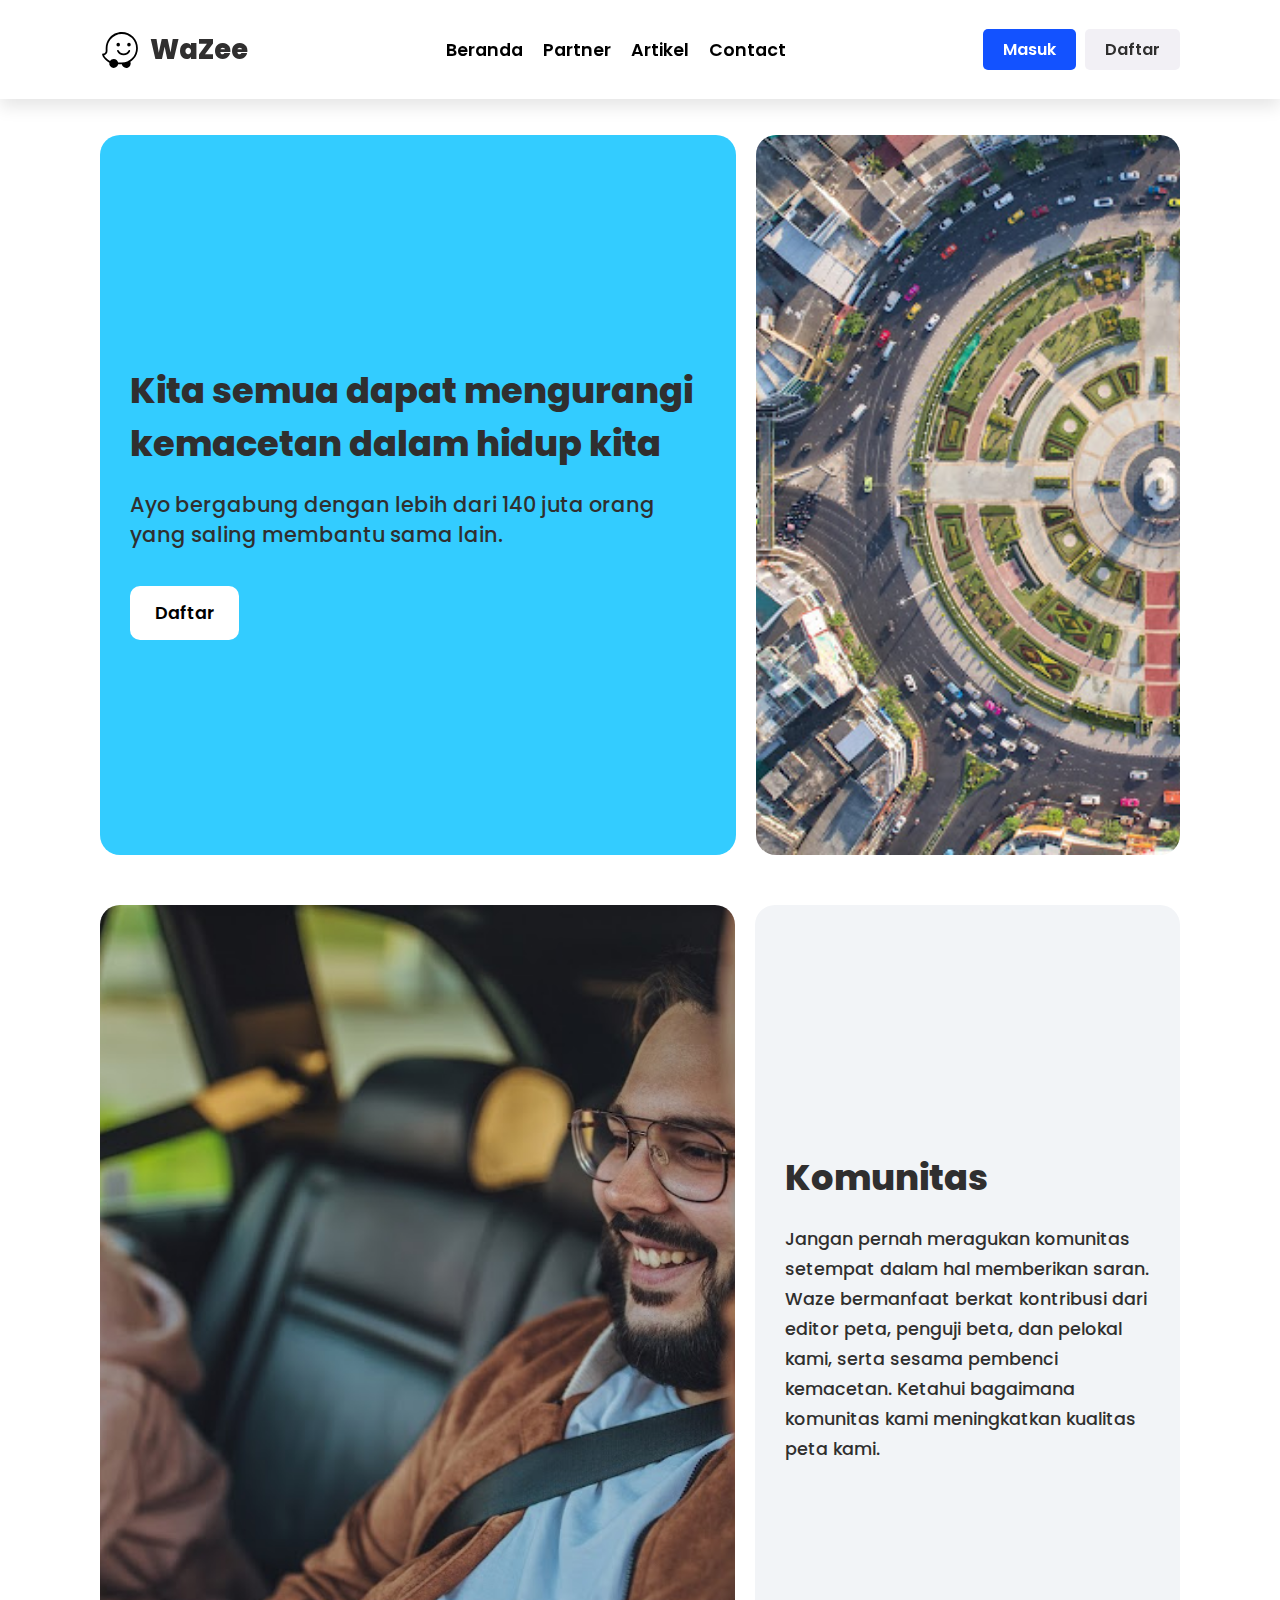
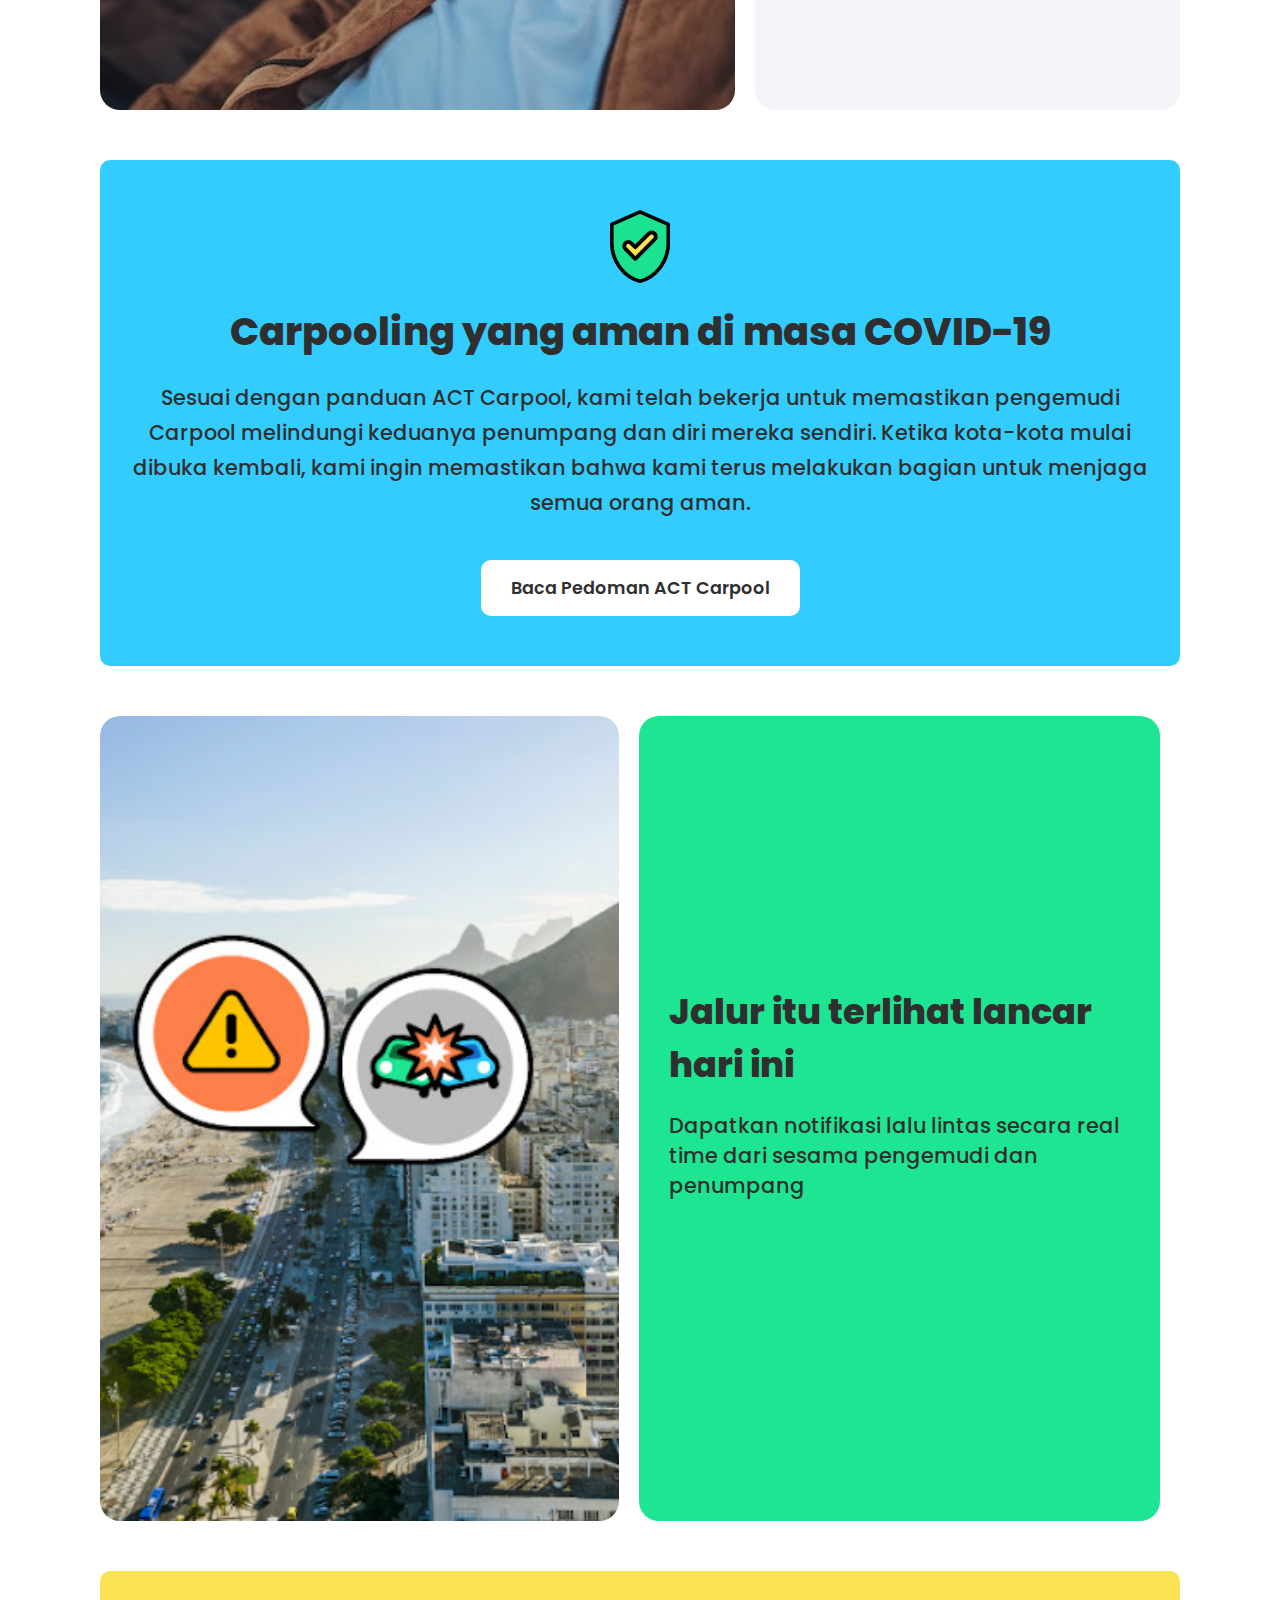
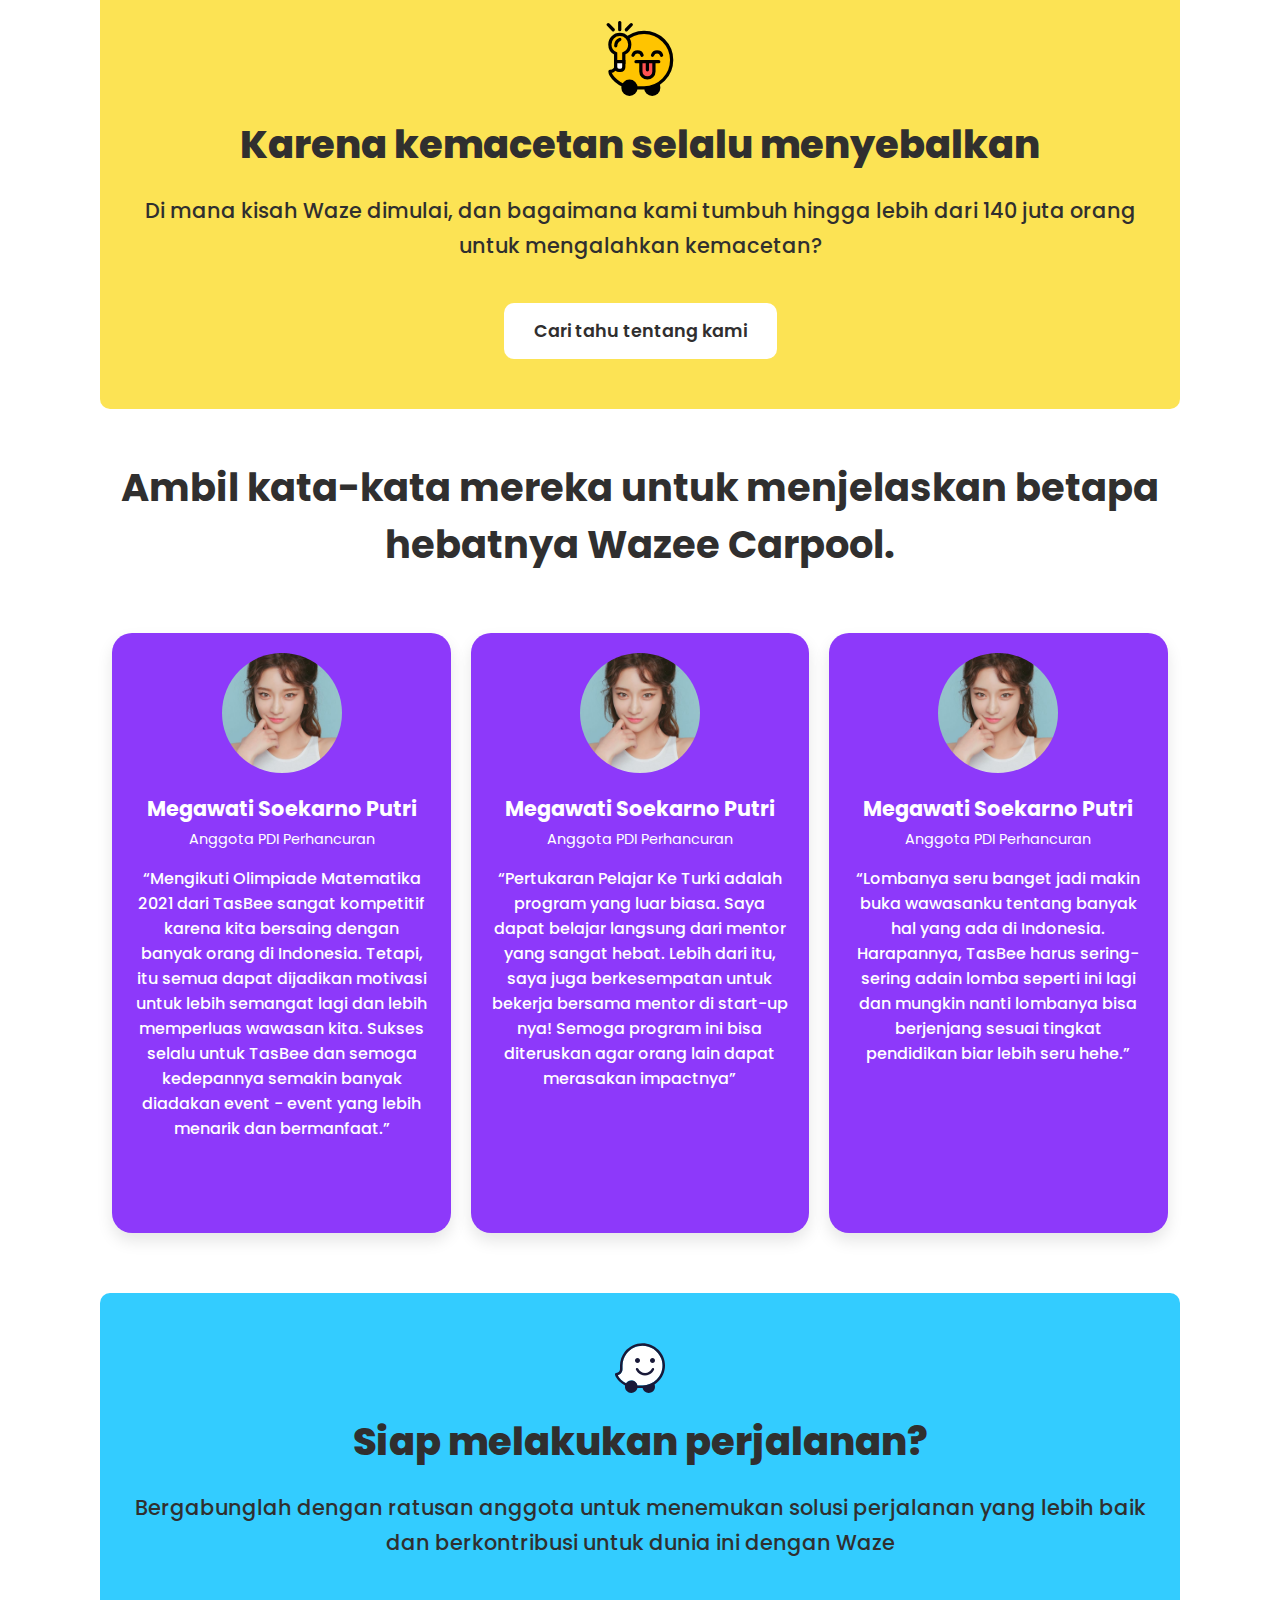
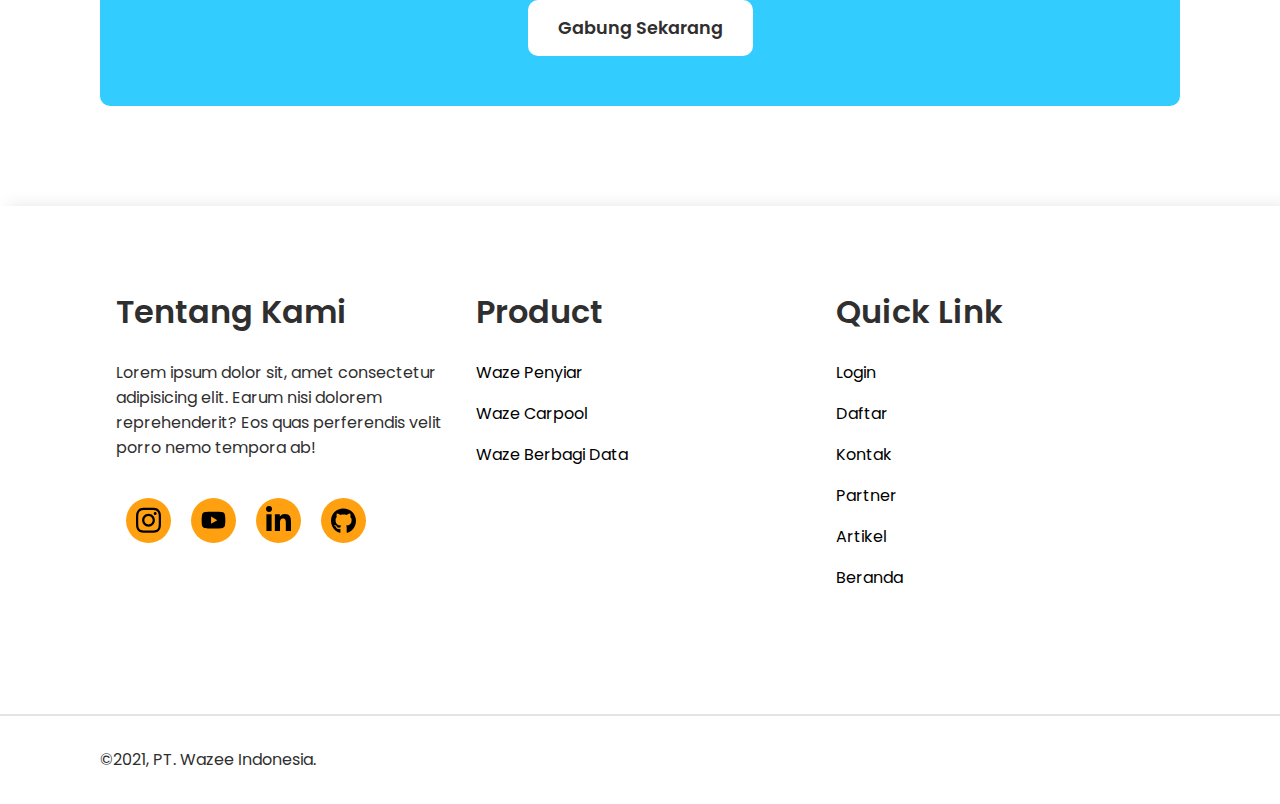
<file: index.html>
<!DOCTYPE html>
<html lang="en">

<head>
    <meta charset="UTF-8">
    <meta http-equiv="X-UA-Compatible" content="IE=7">
    <meta name="keywords" content="Wazee">
    <meta http-equiv="X-UA-Compatible" content="IE=edge">
    <meta name="viewport" content="width=device-width, initial-scale=1.0">
    <meta http-equiv="Content-Type" content="text/html;charset=UTF-8">

    <meta name="description"
        content="Dapatkan arah mengemudi, peta lalu lintas langsung & peringatan jalan. Hemat waktu & uang menggunakan semobil bersama dengan Waze Carpool. didukung oleh komunitas.">

    <title>Wazee | Arah Mengemudi, Laporan Lalu Lintas & Pesan Taksi Pribadi</title>
    <link rel="stylesheet" href="css/style.css">
    <link rel="shortcut icon" href="img/logo.svg" type="image/x-icon">
    <link rel="apple-touch-icon" href="img/logo.svg">
</head>

<body>

    <header>
        <div class="container">

            <div class="logo">
                <img src="img/logo.svg" alt="logo" class="logo">
                <h1>Wa<span>Zee</span></h1>
            </div>


            <nav>
                <ul>
                    <li><a href="index.html">Beranda</a></li>
                    <li><a href="partner.html">Partner</a></li>
                    <li><a href="artikel.html">Artikel</a></li>
                    <li><a href="contact.html">Contact</a></li>
                </ul>
            </nav>

            <div class="auth">
                <a href="masuk.html">Masuk</a>
                <a href="daftar.html">Daftar</a>
            </div>

            <div class="menu">
                <input type="checkbox">
                <span></span>
                <span></span>
                <span></span>
            </div>
        </div>

    </header>

    <nav class="containerNavMobile">
        <div class="navMobile">

            <ul>
                <li><a href="index.html">Beranda</a></li>
                <li><a href="partner.html">Partner</a></li>
                <li><a href="artikel.html">Artikel</a></li>
                <li><a href="contact.html">Contact</a></li>
            </ul>

            <div class="auth">
                <a href="masuk.html">Masuk</a>
                <a href="daftar.html">Daftar</a>
            </div>

        </div>
    </nav>

    <main>

        <section class="heroHome pt-15-vh">
            <div class="container">
                <div class="caption">
                    <h1>Kita semua dapat mengurangi kemacetan dalam hidup kita</h1>
                    <p>
                        Ayo bergabung dengan lebih dari 140 juta orang yang saling membantu sama lain.
                    </p>

                    <div class="btn">
                        <a href="login.html" class="cta">Daftar</a>
                    </div>

                </div>

                <div class="img"></div>
            </div>
        </section>


        <section class="heroHome fitur pt-50">
            <div class="container">
                <div class="img"></div>
                <div class="caption">
                    <h1>Komunitas</h1>
                    <p>
                        Jangan pernah meragukan komunitas setempat dalam hal memberikan saran. Waze bermanfaat berkat
                        kontribusi dari editor peta, penguji beta, dan pelokal kami, serta sesama pembenci kemacetan.
                        Ketahui bagaimana komunitas kami meningkatkan kualitas peta kami.
                    </p>
                </div>
            </div>
        </section>


        <section class="full pt-50">
            <div class="container" style="background-color: #33CCFF;">
                <img src="img/iconTameng.svg" alt="img tameng" class="img-svg">
                <h1>Carpooling yang aman di masa COVID-19</h1>
                <p>
                    Sesuai dengan panduan ACT Carpool, kami telah bekerja untuk memastikan pengemudi Carpool melindungi
                    keduanya penumpang dan diri mereka sendiri. Ketika kota-kota mulai dibuka kembali, kami ingin
                    memastikan bahwa kami terus melakukan bagian untuk menjaga semua orang aman.
                </p>
                <a href="https://www.actweb.org/files/ACT/Publications/Supporting_Commuters_Version_2_FINAL.pdf"
                    class="cta">Baca Pedoman ACT Carpool</a>
            </div>
        </section>

        <section class="heroHome heroHome2 pt-50">
            <div class="container">
                <div class="img"></div>
                <div class="caption">
                    <h1>Jalur itu terlihat lancar hari ini</h1>
                    <p>
                        Dapatkan notifikasi lalu lintas secara real time dari sesama pengemudi dan penumpang
                    </p>
                </div>
            </div>
        </section>

        <!-- <section class="heroFlavor pt-50">
            <div class="container">
                <div class="flavor">
                    <div class="caption">
                        <h1>Jalur itu terlihat lancar hari ini</h1>
                        <p>
                            Dapatkan notifikasi lalu lintas secara real time dari sesama pengemudi dan penumpang
                        </p>
                    </div>
                </div>

                <div class="containerImg">
                    <div class="img"></div>
                </div>
            </div>
        </section> -->


        <section class="full pt-50">
            <div class="container">
                <img src="img/ilustrasi/mobilOren.svg" alt="img" class="img-svg">
                <h1>Karena kemacetan selalu menyebalkan</h1>
                <p>
                    Di mana kisah Waze dimulai, dan bagaimana kami tumbuh hingga lebih dari 140 juta orang untuk
                    mengalahkan kemacetan?
                </p>
                <a href="about.html" class="cta">Cari tahu tentang kami</a>
            </div>
        </section>

        <section class="containerTestimoni pt-50">
            <div class="container">
                <h1>
                    Ambil kata-kata mereka untuk menjelaskan betapa hebatnya Wazee Carpool.
                </h1>

                <div class="testimoni pt-50">
                    <div class="perTestimoni">
                        <img src="img/people/img1.jpg" alt="img orang">
                        <h2>Megawati Soekarno Putri</h2>
                        <span>Anggota PDI Perhancuran</span>
                        <p>
                            “Mengikuti Olimpiade Matematika 2021 dari TasBee sangat kompetitif karena kita bersaing
                            dengan banyak orang di
                            Indonesia. Tetapi, itu semua dapat dijadikan motivasi untuk lebih semangat lagi dan lebih
                            memperluas wawasan kita.
                            Sukses selalu untuk TasBee dan semoga kedepannya semakin banyak diadakan event - event yang
                            lebih menarik dan
                            bermanfaat.”
                        </p>
                    </div>


                    <div class="perTestimoni">
                        <img src="img/people/img1.jpg" alt="img orang">
                        <h2>Megawati Soekarno Putri</h2>
                        <span>Anggota PDI Perhancuran</span>
                        <p>
                            “Pertukaran Pelajar Ke Turki adalah program yang luar biasa. Saya dapat belajar langsung
                            dari mentor yang sangat hebat. Lebih dari itu, saya juga berkesempatan untuk bekerja bersama
                            mentor di start-up nya! Semoga program ini bisa diteruskan agar orang lain dapat merasakan
                            impactnya”
                        </p>
                    </div>

                    <div class="perTestimoni">
                        <img src="img/people/img1.jpg" alt="img orang">
                        <h2>Megawati Soekarno Putri</h2>
                        <span>Anggota PDI Perhancuran</span>
                        <p>
                            “Lombanya seru banget jadi makin buka wawasanku tentang banyak hal yang ada di Indonesia.
                            Harapannya, TasBee harus sering-sering adain lomba seperti ini lagi dan mungkin nanti
                            lombanya bisa berjenjang sesuai tingkat pendidikan biar lebih seru hehe.”
                        </p>
                    </div>

                </div>
            </div>
        </section>

        <section class="full pt-50">
            <div class="container" style="background-color: #33CCFF;">
                <img src="img/ilustrasi/mobilPutih.svg" alt="img" class="img-svg">
                <h1>Siap melakukan perjalanan?</h1>
                <p>
                    Bergabunglah dengan ratusan anggota untuk menemukan solusi perjalanan yang lebih baik dan
                    berkontribusi untuk dunia ini dengan Waze
                </p>
                <a href="https://www.actweb.org/files/ACT/Publications/Supporting_Commuters_Version_2_FINAL.pdf"
                    class="cta">Gabung Sekarang</a>
            </div>
        </section>

        <!-- <section class="pt-100">
            <div class="container overflow-x-auto">
                <table>
                    <thead>
                        <tr>
                            <th>No</th>
                            <th>Nama</th>
                            <th>Kelas</th>
                            <th>Absen</th>
                        </tr>
                    </thead>

                    <tbody>
                        <tr>
                            <td>1</td>
                            <td>Rifki Romadhan</td>
                            <td>XII RPL 1</td>
                            <td>30</td>
                        </tr>

                        <tr>
                            <td>1</td>
                            <td>Rifki Romadhan</td>
                            <td>XII RPL 1</td>
                            <td>30</td>
                        </tr>

                        <tr>
                            <td>1</td>
                            <td>Rifki Romadhan</td>
                            <td>XII RPL 1</td>
                            <td>30</td>
                        </tr>

                        <tr>
                            <td>1</td>
                            <td>Rifki Romadhan</td>
                            <td>XII RPL 1</td>
                            <td>30</td>
                        </tr>
                    </tbody>
                </table>
            </div>
        </section> -->





        <!-- <section class="heroFlavor2 pt-50">
            <div class="container">

                <div class="flavor1">
                    <div class="bg"></div>
                    <div class="caption">
                        <img src="img/ilustrasi/mobilPutih.svg" alt="img" class="img-svg">
                        <h1>Ayo berangkat</h1>
                    </div>
                </div>

                <div class="flavor2">
                    <div class="caption">
                        <img src="img/ilustrasi/mobilPutih2.svg" alt="img" class="img-svg">
                        <h1>Mari Carpooling</h1>
                    </div>
                </div>
            </div>
        </section> -->
    </main>

    <section class="footer">
        <div class="container">
            <div class="box">
                <h2>Tentang Kami</h2>
                <p>
                    Lorem ipsum dolor sit, amet consectetur adipisicing elit. Earum nisi dolorem reprehenderit? Eos
                    quas perferendis velit porro nemo tempora ab!
                </p>

                <div class="sosmed">
                    <div class="persosmed">
                        <svg viewBox="0 0 448 512">
                            <path
                                d="M224.1 141c-63.6 0-114.9 51.3-114.9 114.9s51.3 114.9 114.9 114.9S339 319.5 339 255.9 287.7 141 224.1 141zm0 189.6c-41.1 0-74.7-33.5-74.7-74.7s33.5-74.7 74.7-74.7 74.7 33.5 74.7 74.7-33.6 74.7-74.7 74.7zm146.4-194.3c0 14.9-12 26.8-26.8 26.8-14.9 0-26.8-12-26.8-26.8s12-26.8 26.8-26.8 26.8 12 26.8 26.8zm76.1 27.2c-1.7-35.9-9.9-67.7-36.2-93.9-26.2-26.2-58-34.4-93.9-36.2-37-2.1-147.9-2.1-184.9 0-35.8 1.7-67.6 9.9-93.9 36.1s-34.4 58-36.2 93.9c-2.1 37-2.1 147.9 0 184.9 1.7 35.9 9.9 67.7 36.2 93.9s58 34.4 93.9 36.2c37 2.1 147.9 2.1 184.9 0 35.9-1.7 67.7-9.9 93.9-36.2 26.2-26.2 34.4-58 36.2-93.9 2.1-37 2.1-147.8 0-184.8zM398.8 388c-7.8 19.6-22.9 34.7-42.6 42.6-29.5 11.7-99.5 9-132.1 9s-102.7 2.6-132.1-9c-19.6-7.8-34.7-22.9-42.6-42.6-11.7-29.5-9-99.5-9-132.1s-2.6-102.7 9-132.1c7.8-19.6 22.9-34.7 42.6-42.6 29.5-11.7 99.5-9 132.1-9s102.7-2.6 132.1 9c19.6 7.8 34.7 22.9 42.6 42.6 11.7 29.5 9 99.5 9 132.1s2.7 102.7-9 132.1z" />
                        </svg>
                    </div>

                    <div class="persosmed">
                        <svg viewBox="0 0 576 512">
                            <path
                                d="M549.655 124.083c-6.281-23.65-24.787-42.276-48.284-48.597C458.781 64 288 64 288 64S117.22 64 74.629 75.486c-23.497 6.322-42.003 24.947-48.284 48.597-11.412 42.867-11.412 132.305-11.412 132.305s0 89.438 11.412 132.305c6.281 23.65 24.787 41.5 48.284 47.821C117.22 448 288 448 288 448s170.78 0 213.371-11.486c23.497-6.321 42.003-24.171 48.284-47.821 11.412-42.867 11.412-132.305 11.412-132.305s0-89.438-11.412-132.305zm-317.51 213.508V175.185l142.739 81.205-142.739 81.201z" />
                        </svg>
                    </div>

                    <div class="persosmed">
                        <svg viewBox="0 0 448 512">
                            <path
                                d="M100.28 448H7.4V148.9h92.88zM53.79 108.1C24.09 108.1 0 83.5 0 53.8a53.79 53.79 0 0 1 107.58 0c0 29.7-24.1 54.3-53.79 54.3zM447.9 448h-92.68V302.4c0-34.7-.7-79.2-48.29-79.2-48.29 0-55.69 37.7-55.69 76.7V448h-92.78V148.9h89.08v40.8h1.3c12.4-23.5 42.69-48.3 87.88-48.3 94 0 111.28 61.9 111.28 142.3V448z" />
                        </svg>
                    </div>

                    <div class="persosmed">
                        <svg viewBox="0 0 496 512">
                            <path
                                d="M165.9 397.4c0 2-2.3 3.6-5.2 3.6-3.3.3-5.6-1.3-5.6-3.6 0-2 2.3-3.6 5.2-3.6 3-.3 5.6 1.3 5.6 3.6zm-31.1-4.5c-.7 2 1.3 4.3 4.3 4.9 2.6 1 5.6 0 6.2-2s-1.3-4.3-4.3-5.2c-2.6-.7-5.5.3-6.2 2.3zm44.2-1.7c-2.9.7-4.9 2.6-4.6 4.9.3 2 2.9 3.3 5.9 2.6 2.9-.7 4.9-2.6 4.6-4.6-.3-1.9-3-3.2-5.9-2.9zM244.8 8C106.1 8 0 113.3 0 252c0 110.9 69.8 205.8 169.5 239.2 12.8 2.3 17.3-5.6 17.3-12.1 0-6.2-.3-40.4-.3-61.4 0 0-70 15-84.7-29.8 0 0-11.4-29.1-27.8-36.6 0 0-22.9-15.7 1.6-15.4 0 0 24.9 2 38.6 25.8 21.9 38.6 58.6 27.5 72.9 20.9 2.3-16 8.8-27.1 16-33.7-55.9-6.2-112.3-14.3-112.3-110.5 0-27.5 7.6-41.3 23.6-58.9-2.6-6.5-11.1-33.3 2.6-67.9 20.9-6.5 69 27 69 27 20-5.6 41.5-8.5 62.8-8.5s42.8 2.9 62.8 8.5c0 0 48.1-33.6 69-27 13.7 34.7 5.2 61.4 2.6 67.9 16 17.7 25.8 31.5 25.8 58.9 0 96.5-58.9 104.2-114.8 110.5 9.2 7.9 17 22.9 17 46.4 0 33.7-.3 75.4-.3 83.6 0 6.5 4.6 14.4 17.3 12.1C428.2 457.8 496 362.9 496 252 496 113.3 383.5 8 244.8 8zM97.2 352.9c-1.3 1-1 3.3.7 5.2 1.6 1.6 3.9 2.3 5.2 1 1.3-1 1-3.3-.7-5.2-1.6-1.6-3.9-2.3-5.2-1zm-10.8-8.1c-.7 1.3.3 2.9 2.3 3.9 1.6 1 3.6.7 4.3-.7.7-1.3-.3-2.9-2.3-3.9-2-.6-3.6-.3-4.3.7zm32.4 35.6c-1.6 1.3-1 4.3 1.3 6.2 2.3 2.3 5.2 2.6 6.5 1 1.3-1.3.7-4.3-1.3-6.2-2.2-2.3-5.2-2.6-6.5-1zm-11.4-14.7c-1.6 1-1.6 3.6 0 5.9 1.6 2.3 4.3 3.3 5.6 2.3 1.6-1.3 1.6-3.9 0-6.2-1.4-2.3-4-3.3-5.6-2z" />
                        </svg>
                    </div>
                </div>

            </div>

            <div class="box">
                <h2>Product</h2>
                <a href="index.html">Waze Penyiar</a>
                <a href="index.html">Waze Carpool</a>
                <a href="index.html">Waze Berbagi Data</a>
            </div>


            <div class="box">
                <h2>Quick Link</h2>
                <a href="index.html">Login</a>
                <a href="index.html">Daftar</a>
                <a href="index.html">Kontak</a>
                <a href="index.html">Partner</a>
                <a href="index.html">Artikel</a>
                <a href="index.html">Beranda</a>
            </div>
        </div>
    </section>


    <footer>
        <div class="container">
            &copy;2021, PT. Wazee Indonesia.
        </div>
    </footer>

    <script defer src="js/script.js"></script>

</body>

</html>
</file>
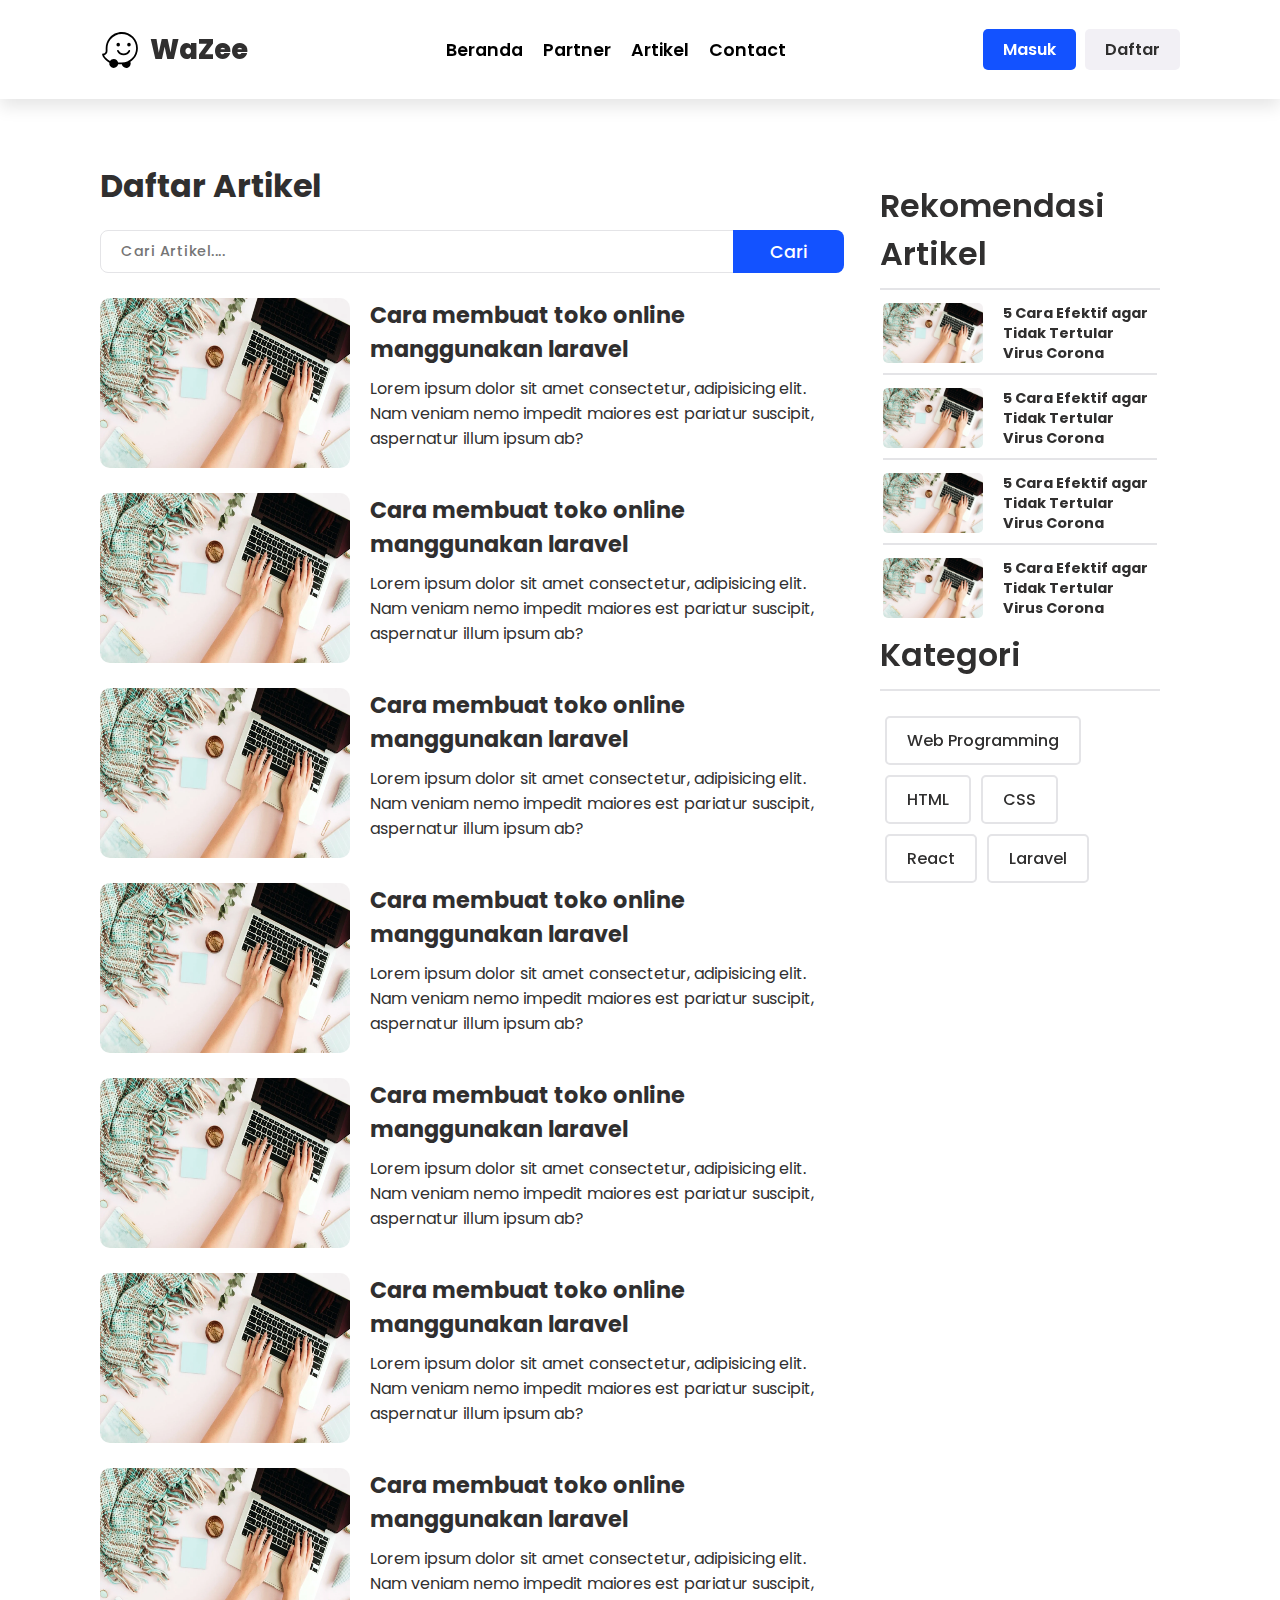
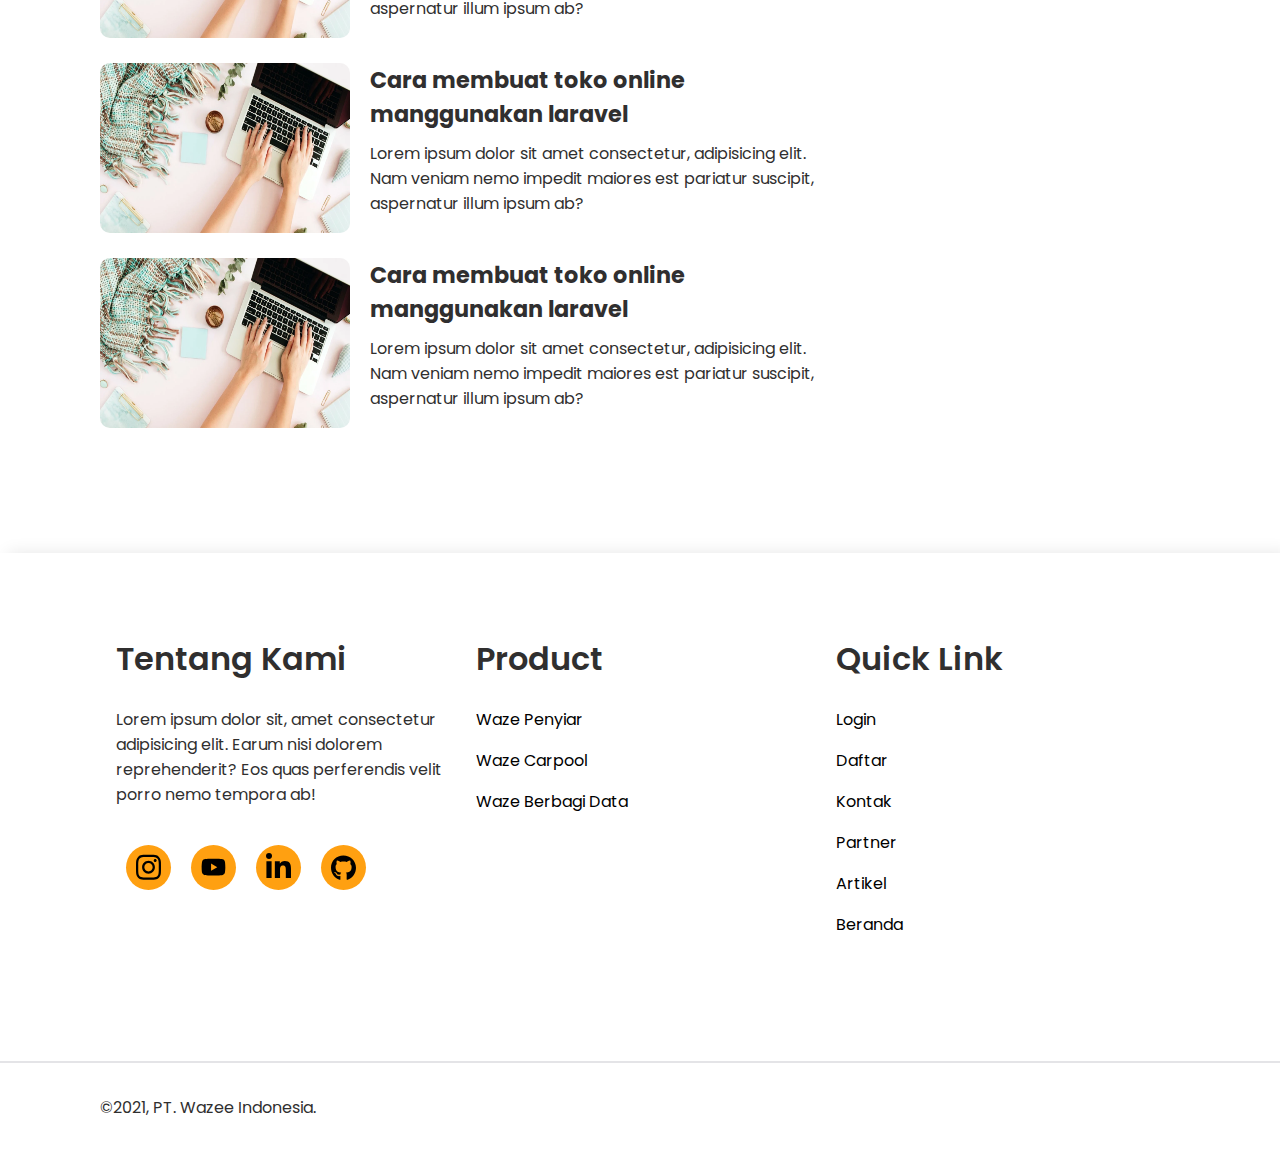
<file: artikel.html>
<!DOCTYPE html>
<html lang="en">

<head>
    <meta charset="UTF-8">
    <meta http-equiv="X-UA-Compatible" content="IE=7">
    <meta name="keywords" content="Wazee">
    <meta http-equiv="X-UA-Compatible" content="IE=edge">
    <meta name="viewport" content="width=device-width, initial-scale=1.0">
    <meta http-equiv="Content-Type" content="text/html;charset=UTF-8">

    <meta name="description"
        content="Dapatkan arah mengemudi, peta lalu lintas langsung & peringatan jalan. Hemat waktu & uang menggunakan semobil bersama dengan Waze Carpool. didukung oleh komunitas.">

    <title>Artikel | Wazee</title>
    <link rel="stylesheet" href="css/style.css">
    <link rel="shortcut icon" href="img/logo.svg" type="image/x-icon">
    <link rel="apple-touch-icon" href="img/logo.svg">
</head>

<body>

    <header>
        <div class="container">

            <div class="logo">
                <img src="img/logo.svg" alt="logo" class="logo">
                <h1>Wa<span>Zee</span></h1>
            </div>


            <nav>
                <ul>
                    <li><a href="index.html">Beranda</a></li>
                    <li><a href="partner.html">Partner</a></li>
                    <li><a href="artikel.html">Artikel</a></li>
                    <li><a href="contact.html">Contact</a></li>
                </ul>
            </nav>

            <div class="auth">
                <a href="">Masuk</a>
                <a href="">Daftar</a>
            </div>

            <div class="menu">
                <input type="checkbox">
                <span></span>
                <span></span>
                <span></span>
            </div>
        </div>

    </header>

    <nav class="containerNavMobile">
        <div class="navMobile">

            <ul>
                <li><a href="index.html">Beranda</a></li>
                <li><a href="partner.html">Partner</a></li>
                <li><a href="artikel.html">Artikel</a></li>
                <li><a href="contact.html">Contact</a></li>
            </ul>

            <div class="auth">
                <a href="">Masuk</a>
                <a href="">Daftar</a>
            </div>

        </div>
    </nav>

    <section class="artikel">
        <div class="container">

            <div class="containerArtikel">
                <h1>Daftar Artikel</h1>
                <form action="">
                    <div class="form-group">
                        <div class="input-group">
                            <input type="text" placeholder="Cari Artikel....">
                            <button type="submit">Cari</button>
                        </div>
                    </div>
                </form>

                <div class="daftarArtikel">

                    <a href="perArtikel.html" class="perArtikel">
                        <img src="img/artikel/artikel.jpg" alt="img artikel">
                        <div class="caption">
                            <h1>Cara membuat toko online manggunakan laravel</h1>
                            <p>
                                Lorem ipsum dolor sit amet consectetur, adipisicing elit. Nam veniam nemo impedit
                                maiores est pariatur suscipit, aspernatur illum ipsum ab?
                            </p>

                        </div>
                    </a>

                    <a href="perArtikel.html" class="perArtikel">
                        <img src="img/artikel/artikel.jpg" alt="img artikel">
                        <div class="caption">
                            <h1>Cara membuat toko online manggunakan laravel</h1>
                            <p>
                                Lorem ipsum dolor sit amet consectetur, adipisicing elit. Nam veniam nemo impedit
                                maiores est pariatur suscipit, aspernatur illum ipsum ab?
                            </p>

                        </div>
                    </a>


                    <a href="perArtikel.html" class="perArtikel">
                        <img src="img/artikel/artikel.jpg" alt="img artikel">
                        <div class="caption">
                            <h1>Cara membuat toko online manggunakan laravel</h1>
                            <p>
                                Lorem ipsum dolor sit amet consectetur, adipisicing elit. Nam veniam nemo impedit
                                maiores est pariatur suscipit, aspernatur illum ipsum ab?
                            </p>

                        </div>
                    </a>
                    <a href="perArtikel.html" class="perArtikel">
                        <img src="img/artikel/artikel.jpg" alt="img artikel">
                        <div class="caption">
                            <h1>Cara membuat toko online manggunakan laravel</h1>
                            <p>
                                Lorem ipsum dolor sit amet consectetur, adipisicing elit. Nam veniam nemo impedit
                                maiores est pariatur suscipit, aspernatur illum ipsum ab?
                            </p>

                        </div>
                    </a>

                    <a href="perArtikel.html" class="perArtikel">
                        <img src="img/artikel/artikel.jpg" alt="img artikel">
                        <div class="caption">
                            <h1>Cara membuat toko online manggunakan laravel</h1>
                            <p>
                                Lorem ipsum dolor sit amet consectetur, adipisicing elit. Nam veniam nemo impedit
                                maiores est pariatur suscipit, aspernatur illum ipsum ab?
                            </p>

                        </div>
                    </a>

                    <a href="perArtikel.html" class="perArtikel">
                        <img src="img/artikel/artikel.jpg" alt="img artikel">
                        <div class="caption">
                            <h1>Cara membuat toko online manggunakan laravel</h1>
                            <p>
                                Lorem ipsum dolor sit amet consectetur, adipisicing elit. Nam veniam nemo impedit
                                maiores est pariatur suscipit, aspernatur illum ipsum ab?
                            </p>

                        </div>
                    </a>

                    <a href="perArtikel.html" class="perArtikel">
                        <img src="img/artikel/artikel.jpg" alt="img artikel">
                        <div class="caption">
                            <h1>Cara membuat toko online manggunakan laravel</h1>
                            <p>
                                Lorem ipsum dolor sit amet consectetur, adipisicing elit. Nam veniam nemo impedit
                                maiores est pariatur suscipit, aspernatur illum ipsum ab?
                            </p>

                        </div>
                    </a>
                    <a href="perArtikel.html" class="perArtikel">
                        <img src="img/artikel/artikel.jpg" alt="img artikel">
                        <div class="caption">
                            <h1>Cara membuat toko online manggunakan laravel</h1>
                            <p>
                                Lorem ipsum dolor sit amet consectetur, adipisicing elit. Nam veniam nemo impedit
                                maiores est pariatur suscipit, aspernatur illum ipsum ab?
                            </p>

                        </div>
                    </a>
                    <a href="perArtikel.html" class="perArtikel">
                        <img src="img/artikel/artikel.jpg" alt="img artikel">
                        <div class="caption">
                            <h1>Cara membuat toko online manggunakan laravel</h1>
                            <p>
                                Lorem ipsum dolor sit amet consectetur, adipisicing elit. Nam veniam nemo impedit
                                maiores est pariatur suscipit, aspernatur illum ipsum ab?
                            </p>

                        </div>
                    </a>


                </div>

            </div>

            <div class="rekomendasi">
                <div class="rekomendasiArtikel">
                    <h1>Rekomendasi Artikel</h1>
                    <a href="perArtikel.html" class="perRekomendasiArtikel">
                        <img src="img/artikel/artikel.jpg" alt="img artikel">
                        <h2>5 Cara Efektif agar Tidak Tertular Virus Corona</h2>
                    </a>

                    <a href="perArtikel.html" class="perRekomendasiArtikel">
                        <img src="img/artikel/artikel.jpg" alt="img artikel">
                        <h2>5 Cara Efektif agar Tidak Tertular Virus Corona</h2>
                    </a>

                    <a href="perArtikel.html" class="perRekomendasiArtikel">
                        <img src="img/artikel/artikel.jpg" alt="img artikel">
                        <h2>5 Cara Efektif agar Tidak Tertular Virus Corona</h2>
                    </a>

                    <a href="perArtikel.html" class="perRekomendasiArtikel">
                        <img src="img/artikel/artikel.jpg" alt="img artikel">
                        <h2>5 Cara Efektif agar Tidak Tertular Virus Corona</h2>
                    </a>
                </div>

                <div class="kategori">
                    <h1>Kategori</h1>
                    <div class="daftarKategori">
                        <a href="index.html">Web Programming</a>
                        <a href="index.html">HTML</a>
                        <a href="index.html">CSS</a>
                        <a href="index.html">React</a>
                        <a href="index.html">Laravel</a>
                    </div>
                </div>
            </div>
        </div>
    </section>
    <section class="footer">
        <div class="container">
            <div class="box">
                <h2>Tentang Kami</h2>
                <p>
                    Lorem ipsum dolor sit, amet consectetur adipisicing elit. Earum nisi dolorem reprehenderit? Eos
                    quas perferendis velit porro nemo tempora ab!
                </p>

                <div class="sosmed">
                    <div class="persosmed">
                        <svg viewBox="0 0 448 512">
                            <path
                                d="M224.1 141c-63.6 0-114.9 51.3-114.9 114.9s51.3 114.9 114.9 114.9S339 319.5 339 255.9 287.7 141 224.1 141zm0 189.6c-41.1 0-74.7-33.5-74.7-74.7s33.5-74.7 74.7-74.7 74.7 33.5 74.7 74.7-33.6 74.7-74.7 74.7zm146.4-194.3c0 14.9-12 26.8-26.8 26.8-14.9 0-26.8-12-26.8-26.8s12-26.8 26.8-26.8 26.8 12 26.8 26.8zm76.1 27.2c-1.7-35.9-9.9-67.7-36.2-93.9-26.2-26.2-58-34.4-93.9-36.2-37-2.1-147.9-2.1-184.9 0-35.8 1.7-67.6 9.9-93.9 36.1s-34.4 58-36.2 93.9c-2.1 37-2.1 147.9 0 184.9 1.7 35.9 9.9 67.7 36.2 93.9s58 34.4 93.9 36.2c37 2.1 147.9 2.1 184.9 0 35.9-1.7 67.7-9.9 93.9-36.2 26.2-26.2 34.4-58 36.2-93.9 2.1-37 2.1-147.8 0-184.8zM398.8 388c-7.8 19.6-22.9 34.7-42.6 42.6-29.5 11.7-99.5 9-132.1 9s-102.7 2.6-132.1-9c-19.6-7.8-34.7-22.9-42.6-42.6-11.7-29.5-9-99.5-9-132.1s-2.6-102.7 9-132.1c7.8-19.6 22.9-34.7 42.6-42.6 29.5-11.7 99.5-9 132.1-9s102.7-2.6 132.1 9c19.6 7.8 34.7 22.9 42.6 42.6 11.7 29.5 9 99.5 9 132.1s2.7 102.7-9 132.1z" />
                        </svg>
                    </div>

                    <div class="persosmed">
                        <svg viewBox="0 0 576 512">
                            <path
                                d="M549.655 124.083c-6.281-23.65-24.787-42.276-48.284-48.597C458.781 64 288 64 288 64S117.22 64 74.629 75.486c-23.497 6.322-42.003 24.947-48.284 48.597-11.412 42.867-11.412 132.305-11.412 132.305s0 89.438 11.412 132.305c6.281 23.65 24.787 41.5 48.284 47.821C117.22 448 288 448 288 448s170.78 0 213.371-11.486c23.497-6.321 42.003-24.171 48.284-47.821 11.412-42.867 11.412-132.305 11.412-132.305s0-89.438-11.412-132.305zm-317.51 213.508V175.185l142.739 81.205-142.739 81.201z" />
                        </svg>
                    </div>

                    <div class="persosmed">
                        <svg viewBox="0 0 448 512">
                            <path
                                d="M100.28 448H7.4V148.9h92.88zM53.79 108.1C24.09 108.1 0 83.5 0 53.8a53.79 53.79 0 0 1 107.58 0c0 29.7-24.1 54.3-53.79 54.3zM447.9 448h-92.68V302.4c0-34.7-.7-79.2-48.29-79.2-48.29 0-55.69 37.7-55.69 76.7V448h-92.78V148.9h89.08v40.8h1.3c12.4-23.5 42.69-48.3 87.88-48.3 94 0 111.28 61.9 111.28 142.3V448z" />
                        </svg>
                    </div>

                    <div class="persosmed">
                        <svg viewBox="0 0 496 512">
                            <path
                                d="M165.9 397.4c0 2-2.3 3.6-5.2 3.6-3.3.3-5.6-1.3-5.6-3.6 0-2 2.3-3.6 5.2-3.6 3-.3 5.6 1.3 5.6 3.6zm-31.1-4.5c-.7 2 1.3 4.3 4.3 4.9 2.6 1 5.6 0 6.2-2s-1.3-4.3-4.3-5.2c-2.6-.7-5.5.3-6.2 2.3zm44.2-1.7c-2.9.7-4.9 2.6-4.6 4.9.3 2 2.9 3.3 5.9 2.6 2.9-.7 4.9-2.6 4.6-4.6-.3-1.9-3-3.2-5.9-2.9zM244.8 8C106.1 8 0 113.3 0 252c0 110.9 69.8 205.8 169.5 239.2 12.8 2.3 17.3-5.6 17.3-12.1 0-6.2-.3-40.4-.3-61.4 0 0-70 15-84.7-29.8 0 0-11.4-29.1-27.8-36.6 0 0-22.9-15.7 1.6-15.4 0 0 24.9 2 38.6 25.8 21.9 38.6 58.6 27.5 72.9 20.9 2.3-16 8.8-27.1 16-33.7-55.9-6.2-112.3-14.3-112.3-110.5 0-27.5 7.6-41.3 23.6-58.9-2.6-6.5-11.1-33.3 2.6-67.9 20.9-6.5 69 27 69 27 20-5.6 41.5-8.5 62.8-8.5s42.8 2.9 62.8 8.5c0 0 48.1-33.6 69-27 13.7 34.7 5.2 61.4 2.6 67.9 16 17.7 25.8 31.5 25.8 58.9 0 96.5-58.9 104.2-114.8 110.5 9.2 7.9 17 22.9 17 46.4 0 33.7-.3 75.4-.3 83.6 0 6.5 4.6 14.4 17.3 12.1C428.2 457.8 496 362.9 496 252 496 113.3 383.5 8 244.8 8zM97.2 352.9c-1.3 1-1 3.3.7 5.2 1.6 1.6 3.9 2.3 5.2 1 1.3-1 1-3.3-.7-5.2-1.6-1.6-3.9-2.3-5.2-1zm-10.8-8.1c-.7 1.3.3 2.9 2.3 3.9 1.6 1 3.6.7 4.3-.7.7-1.3-.3-2.9-2.3-3.9-2-.6-3.6-.3-4.3.7zm32.4 35.6c-1.6 1.3-1 4.3 1.3 6.2 2.3 2.3 5.2 2.6 6.5 1 1.3-1.3.7-4.3-1.3-6.2-2.2-2.3-5.2-2.6-6.5-1zm-11.4-14.7c-1.6 1-1.6 3.6 0 5.9 1.6 2.3 4.3 3.3 5.6 2.3 1.6-1.3 1.6-3.9 0-6.2-1.4-2.3-4-3.3-5.6-2z" />
                        </svg>
                    </div>
                </div>

            </div>

            <div class="box">
                <h2>Product</h2>
                <a href="index.html">Waze Penyiar</a>
                <a href="index.html">Waze Carpool</a>
                <a href="index.html">Waze Berbagi Data</a>
            </div>


            <div class="box">
                <h2>Quick Link</h2>
                <a href="index.html">Login</a>
                <a href="index.html">Daftar</a>
                <a href="index.html">Kontak</a>
                <a href="index.html">Partner</a>
                <a href="index.html">Artikel</a>
                <a href="index.html">Beranda</a>
            </div>
        </div>
    </section>




    <footer>
        <div class="container">
            &copy;2021, PT. Wazee Indonesia.
        </div>
    </footer>



    <!-- Kemitraan Produk

    Baik mengintegrasikan dengan mobil atau dengan aplikasi musik favorit, cari tahu bagaimana kami bekerja sama dengan
    partner produk kami untuk menjadikan Waze lebih baik.


    Waze untuk Kota

    Mulai dari penutupan jalan sampai kontrol lalu lintas khusus acara, pelajari bagaimana pertukaran data dua arah kami
    membantu memastikan kota terus mendapatkan informasi dan lalu lintas tetap lancar. -->

    <script defer src="js/script.js"></script>

</body>

</html>
</file>
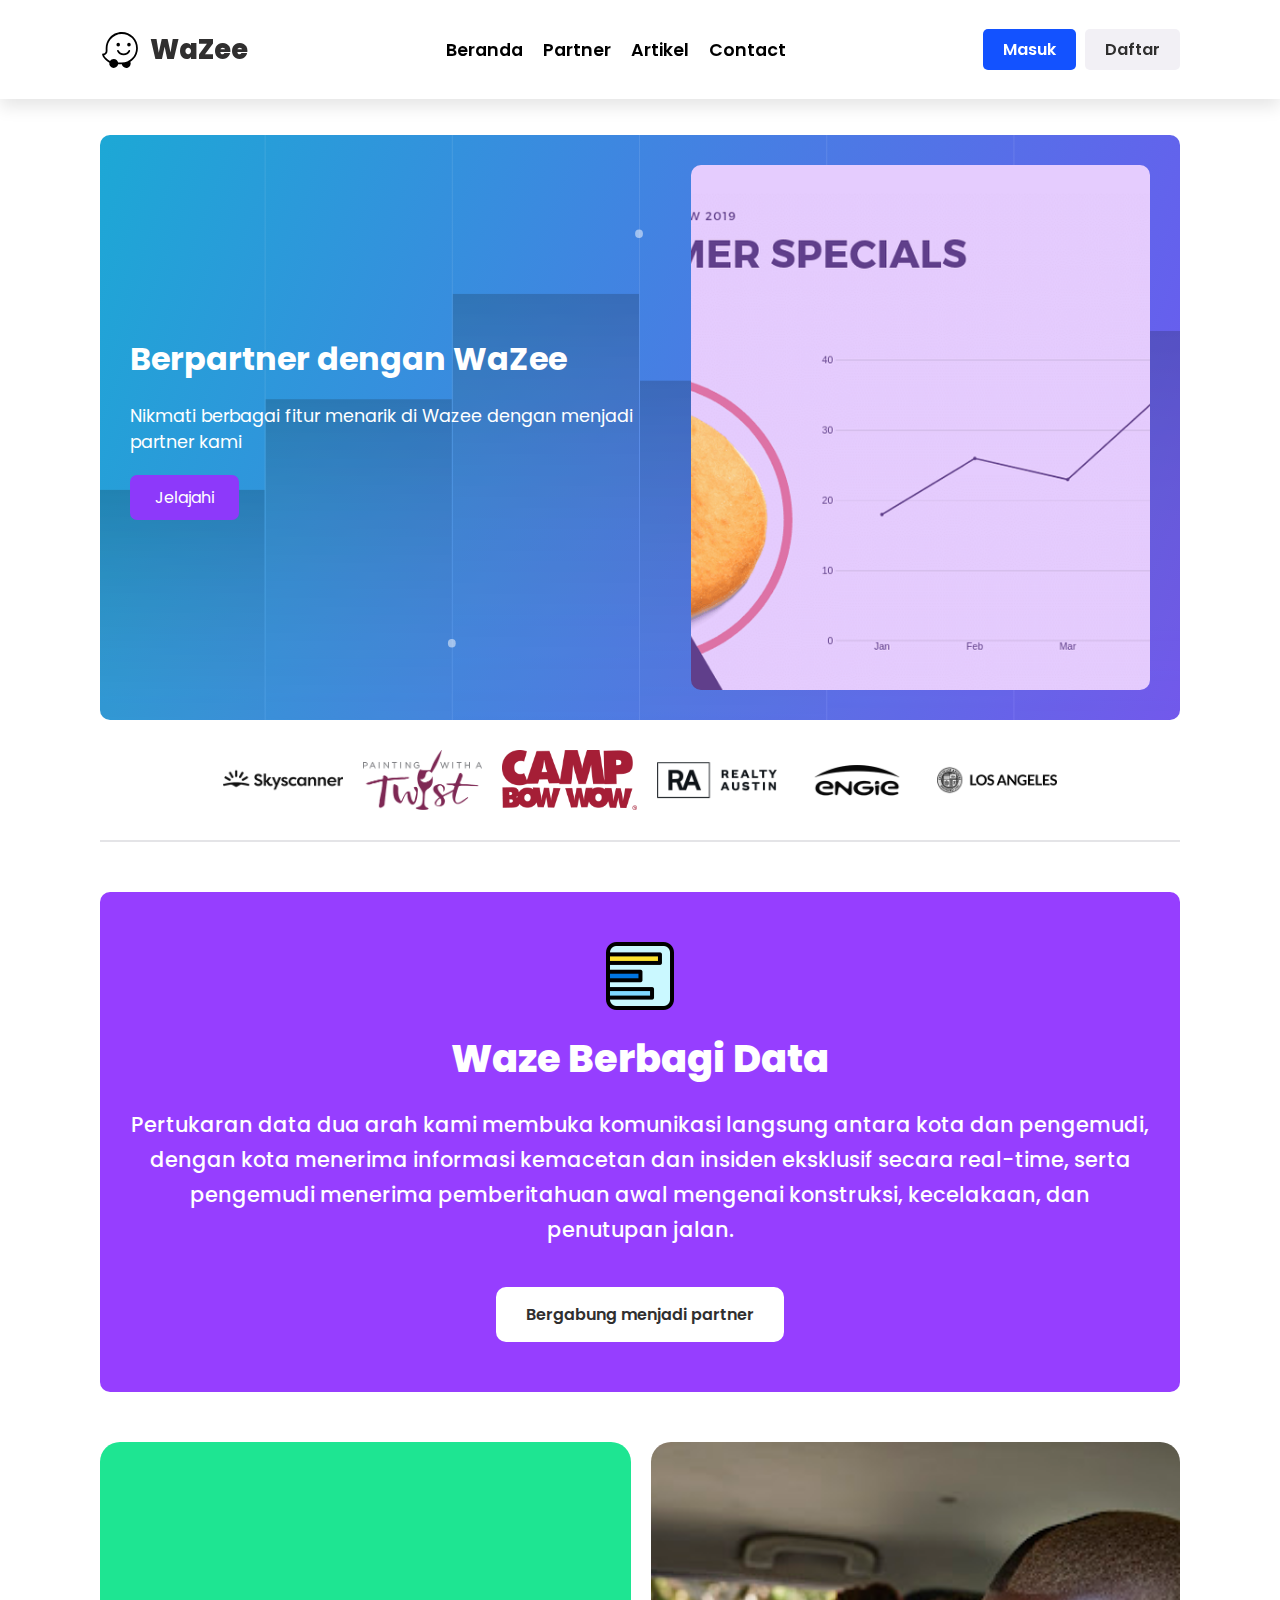
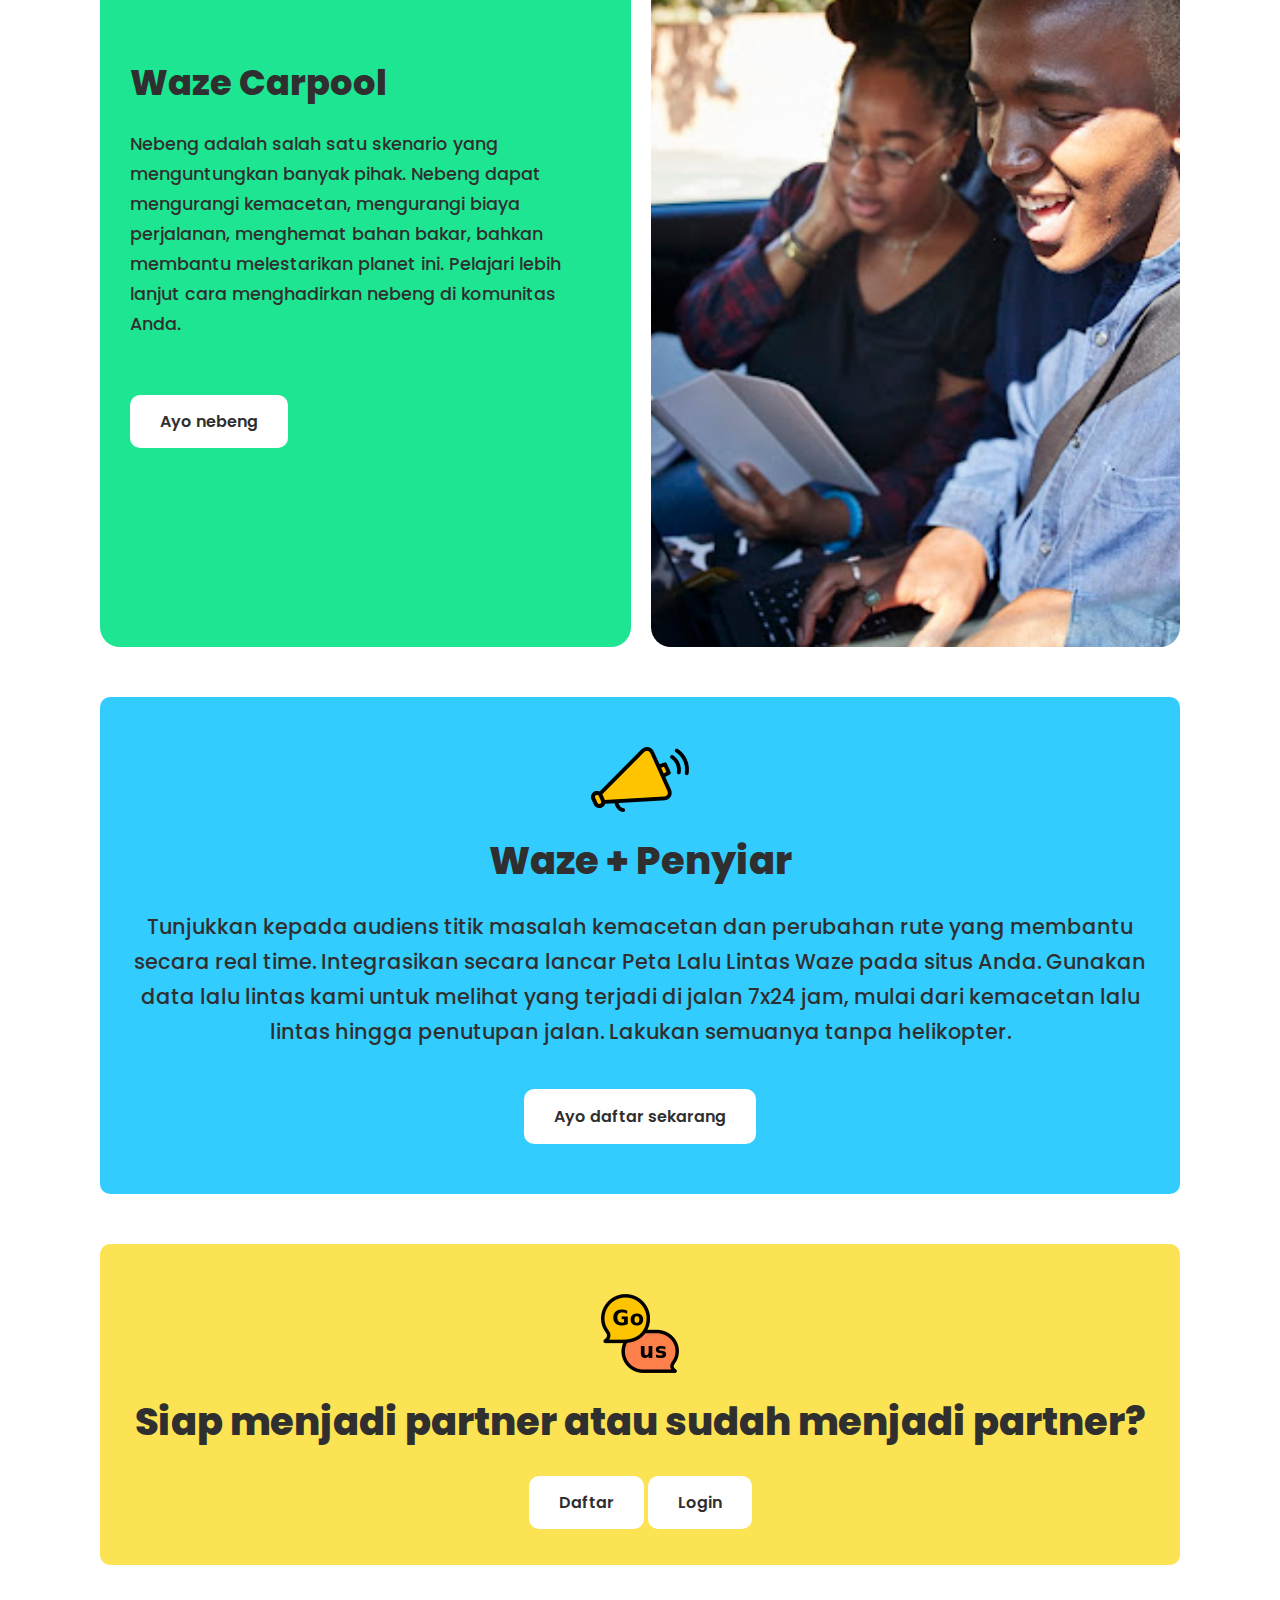
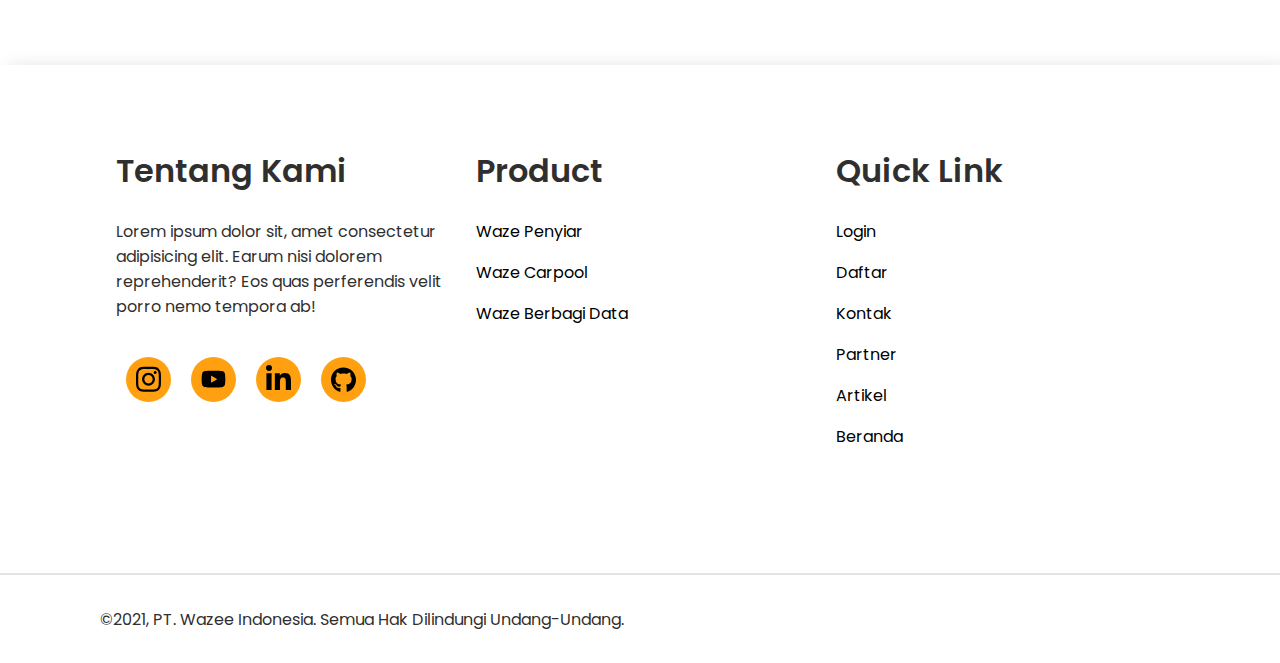
<file: partner.html>
<!DOCTYPE html>
<html lang="en">

<head>
    <meta charset="UTF-8">
    <meta http-equiv="X-UA-Compatible" content="IE=7">
    <meta name="keywords" content="Wazee">
    <meta http-equiv="X-UA-Compatible" content="IE=edge">
    <meta name="viewport" content="width=device-width, initial-scale=1.0">
    <meta http-equiv="Content-Type" content="text/html;charset=UTF-8">

    <meta name="description"
        content="Dapatkan arah mengemudi, peta lalu lintas langsung & peringatan jalan. Hemat waktu & uang menggunakan semobil bersama dengan Waze Carpool. didukung oleh komunitas.">

    <title>Wazee | Arah Mengemudi, Laporan Lalu Lintas & Pesan Taksi Pribadi</title>
    <link rel="stylesheet" href="css/style.css">
    <link rel="shortcut icon" href="img/logo.svg" type="image/x-icon">
    <link rel="apple-touch-icon" href="img/logo.svg">
</head>

<body>

    <header>
        <div class="container">

            <div class="logo">
                <img src="img/logo.svg" alt="logo" class="logo">
                <h1>Wa<span>Zee</span></h1>
            </div>


            <nav>
                <ul>
                    <li><a href="index.html">Beranda</a></li>
                    <li><a href="partner.html">Partner</a></li>
                    <li><a href="artikel.html">Artikel</a></li>
                    <li><a href="contact.html">Contact</a></li>
                </ul>
            </nav>

            <div class="auth">
                <a href="masuk.html">Masuk</a>
                <a href="daftar.html">Daftar</a>
            </div>

            <div class="menu">
                <input type="checkbox">
                <span></span>
                <span></span>
                <span></span>
            </div>
        </div>

    </header>

    <nav class="containerNavMobile">
        <div class="navMobile">

            <ul>
                <li><a href="index.html">Beranda</a></li>
                <li><a href="partner.html">Partner</a></li>
                <li><a href="artikel.html">Artikel</a></li>
                <li><a href="contact.html">Contact</a></li>
            </ul>

            <div class="auth">
                <a href="masuk.html">Masuk</a>
                <a href="daftar.html">Daftar</a>
            </div>

        </div>
    </nav>

    <main>

        <section class="heroPartner pt-15-vh">
            <div class="container">
                <div class="caption">
                    <h1>Berpartner dengan WaZee</h1>
                    <p>Nikmati berbagai fitur menarik di Wazee dengan menjadi partner kami</p>
                    <a href="index.html">Jelajahi</a>
                </div>
                <div class="img"></div>
            </div>
        </section>

        <section class="partnerPerusahaan">
            <div class="container">
                <img src="img/partner/perusahaan1.webp" alt="img perusahaan">
                <img src="img/partner/perusahaan2.webp" alt="img perusahaan">
                <img src="img/partner/perusahaan3.webp" alt="img perusahaan">
                <img src="img/partner/perusahaan4.webp" alt="img perusahaan">
                <img src="img/partner/perusahaan5.webp" alt="img perusahaan">
                <img src="img/partner/perusahaan6.webp" alt="img perusahaan">
            </div>
        </section>


        <section class="full pt-50">
            <div class="container" style="
            background-color: #963EFF;">
                <img src="img/partner/data.png" alt="im data">
                <h1 class="white">Waze Berbagi Data</h1>
                <p class="white">
                    Pertukaran data dua arah kami membuka komunikasi langsung antara kota dan pengemudi, dengan kota
                    menerima informasi kemacetan dan insiden eksklusif secara real-time, serta pengemudi menerima
                    pemberitahuan awal mengenai konstruksi, kecelakaan, dan penutupan jalan.
                </p>
                <a href="index.html">Bergabung menjadi partner</a>
            </div>
        </section>

        <section class="heroHome heroCarpool fitur pt-50">
            <div class="container">
                <div class="caption">
                    <h1>Waze Carpool</h1>
                    <p>
                        Nebeng adalah salah satu skenario yang menguntungkan banyak pihak. Nebeng dapat mengurangi
                        kemacetan, mengurangi biaya perjalanan, menghemat bahan bakar, bahkan membantu melestarikan
                        planet ini. Pelajari lebih lanjut cara menghadirkan nebeng di komunitas Anda.
                    </p>
                    <div class="btn">
                        <a href="index.html">Ayo nebeng</a>
                    </div>
                </div>
                <div class="img"></div>
            </div>
        </section>




        <section class="full pt-50">
            <div class="container" style="
            background-color: #33CCFF;">
                <img src="img/partner/penyiar.png" alt="img">
                <h1>Waze + Penyiar</h1>
                <p>
                    Tunjukkan kepada audiens titik masalah kemacetan dan perubahan rute yang membantu secara real time.
                    Integrasikan secara lancar Peta Lalu Lintas Waze pada situs Anda. Gunakan data lalu lintas kami
                    untuk
                    melihat yang terjadi di jalan 7x24 jam, mulai dari kemacetan lalu lintas hingga penutupan jalan.
                    Lakukan semuanya tanpa helikopter.
                </p>
                <a href="index.html">Ayo daftar sekarang</a>
            </div>
        </section>

        <section class="full pt-50">
            <div class="container">
                <img src="img/partner/img_cta.png" alt="img">
                <h1>Siap menjadi partner atau sudah menjadi partner?</h1>
                <div class="cta-btn mt-20">
                    <a href="daftar.html">Daftar</a>
                    <a href="login.html">Login</a>
                </div>
            </div>
        </section>

    </main>
    <section class="footer">
        <div class="container">
            <div class="box">
                <h2>Tentang Kami</h2>
                <p>
                    Lorem ipsum dolor sit, amet consectetur adipisicing elit. Earum nisi dolorem reprehenderit? Eos
                    quas perferendis velit porro nemo tempora ab!
                </p>

                <div class="sosmed">
                    <div class="persosmed">
                        <svg viewBox="0 0 448 512">
                            <path
                                d="M224.1 141c-63.6 0-114.9 51.3-114.9 114.9s51.3 114.9 114.9 114.9S339 319.5 339 255.9 287.7 141 224.1 141zm0 189.6c-41.1 0-74.7-33.5-74.7-74.7s33.5-74.7 74.7-74.7 74.7 33.5 74.7 74.7-33.6 74.7-74.7 74.7zm146.4-194.3c0 14.9-12 26.8-26.8 26.8-14.9 0-26.8-12-26.8-26.8s12-26.8 26.8-26.8 26.8 12 26.8 26.8zm76.1 27.2c-1.7-35.9-9.9-67.7-36.2-93.9-26.2-26.2-58-34.4-93.9-36.2-37-2.1-147.9-2.1-184.9 0-35.8 1.7-67.6 9.9-93.9 36.1s-34.4 58-36.2 93.9c-2.1 37-2.1 147.9 0 184.9 1.7 35.9 9.9 67.7 36.2 93.9s58 34.4 93.9 36.2c37 2.1 147.9 2.1 184.9 0 35.9-1.7 67.7-9.9 93.9-36.2 26.2-26.2 34.4-58 36.2-93.9 2.1-37 2.1-147.8 0-184.8zM398.8 388c-7.8 19.6-22.9 34.7-42.6 42.6-29.5 11.7-99.5 9-132.1 9s-102.7 2.6-132.1-9c-19.6-7.8-34.7-22.9-42.6-42.6-11.7-29.5-9-99.5-9-132.1s-2.6-102.7 9-132.1c7.8-19.6 22.9-34.7 42.6-42.6 29.5-11.7 99.5-9 132.1-9s102.7-2.6 132.1 9c19.6 7.8 34.7 22.9 42.6 42.6 11.7 29.5 9 99.5 9 132.1s2.7 102.7-9 132.1z" />
                        </svg>
                    </div>

                    <div class="persosmed">
                        <svg viewBox="0 0 576 512">
                            <path
                                d="M549.655 124.083c-6.281-23.65-24.787-42.276-48.284-48.597C458.781 64 288 64 288 64S117.22 64 74.629 75.486c-23.497 6.322-42.003 24.947-48.284 48.597-11.412 42.867-11.412 132.305-11.412 132.305s0 89.438 11.412 132.305c6.281 23.65 24.787 41.5 48.284 47.821C117.22 448 288 448 288 448s170.78 0 213.371-11.486c23.497-6.321 42.003-24.171 48.284-47.821 11.412-42.867 11.412-132.305 11.412-132.305s0-89.438-11.412-132.305zm-317.51 213.508V175.185l142.739 81.205-142.739 81.201z" />
                        </svg>
                    </div>

                    <div class="persosmed">
                        <svg viewBox="0 0 448 512">
                            <path
                                d="M100.28 448H7.4V148.9h92.88zM53.79 108.1C24.09 108.1 0 83.5 0 53.8a53.79 53.79 0 0 1 107.58 0c0 29.7-24.1 54.3-53.79 54.3zM447.9 448h-92.68V302.4c0-34.7-.7-79.2-48.29-79.2-48.29 0-55.69 37.7-55.69 76.7V448h-92.78V148.9h89.08v40.8h1.3c12.4-23.5 42.69-48.3 87.88-48.3 94 0 111.28 61.9 111.28 142.3V448z" />
                        </svg>
                    </div>

                    <div class="persosmed">
                        <svg viewBox="0 0 496 512">
                            <path
                                d="M165.9 397.4c0 2-2.3 3.6-5.2 3.6-3.3.3-5.6-1.3-5.6-3.6 0-2 2.3-3.6 5.2-3.6 3-.3 5.6 1.3 5.6 3.6zm-31.1-4.5c-.7 2 1.3 4.3 4.3 4.9 2.6 1 5.6 0 6.2-2s-1.3-4.3-4.3-5.2c-2.6-.7-5.5.3-6.2 2.3zm44.2-1.7c-2.9.7-4.9 2.6-4.6 4.9.3 2 2.9 3.3 5.9 2.6 2.9-.7 4.9-2.6 4.6-4.6-.3-1.9-3-3.2-5.9-2.9zM244.8 8C106.1 8 0 113.3 0 252c0 110.9 69.8 205.8 169.5 239.2 12.8 2.3 17.3-5.6 17.3-12.1 0-6.2-.3-40.4-.3-61.4 0 0-70 15-84.7-29.8 0 0-11.4-29.1-27.8-36.6 0 0-22.9-15.7 1.6-15.4 0 0 24.9 2 38.6 25.8 21.9 38.6 58.6 27.5 72.9 20.9 2.3-16 8.8-27.1 16-33.7-55.9-6.2-112.3-14.3-112.3-110.5 0-27.5 7.6-41.3 23.6-58.9-2.6-6.5-11.1-33.3 2.6-67.9 20.9-6.5 69 27 69 27 20-5.6 41.5-8.5 62.8-8.5s42.8 2.9 62.8 8.5c0 0 48.1-33.6 69-27 13.7 34.7 5.2 61.4 2.6 67.9 16 17.7 25.8 31.5 25.8 58.9 0 96.5-58.9 104.2-114.8 110.5 9.2 7.9 17 22.9 17 46.4 0 33.7-.3 75.4-.3 83.6 0 6.5 4.6 14.4 17.3 12.1C428.2 457.8 496 362.9 496 252 496 113.3 383.5 8 244.8 8zM97.2 352.9c-1.3 1-1 3.3.7 5.2 1.6 1.6 3.9 2.3 5.2 1 1.3-1 1-3.3-.7-5.2-1.6-1.6-3.9-2.3-5.2-1zm-10.8-8.1c-.7 1.3.3 2.9 2.3 3.9 1.6 1 3.6.7 4.3-.7.7-1.3-.3-2.9-2.3-3.9-2-.6-3.6-.3-4.3.7zm32.4 35.6c-1.6 1.3-1 4.3 1.3 6.2 2.3 2.3 5.2 2.6 6.5 1 1.3-1.3.7-4.3-1.3-6.2-2.2-2.3-5.2-2.6-6.5-1zm-11.4-14.7c-1.6 1-1.6 3.6 0 5.9 1.6 2.3 4.3 3.3 5.6 2.3 1.6-1.3 1.6-3.9 0-6.2-1.4-2.3-4-3.3-5.6-2z" />
                        </svg>
                    </div>
                </div>

            </div>

            <div class="box">
                <h2>Product</h2>
                <a href="index.html">Waze Penyiar</a>
                <a href="index.html">Waze Carpool</a>
                <a href="index.html">Waze Berbagi Data</a>
            </div>


            <div class="box">
                <h2>Quick Link</h2>
                <a href="index.html">Login</a>
                <a href="index.html">Daftar</a>
                <a href="index.html">Kontak</a>
                <a href="index.html">Partner</a>
                <a href="index.html">Artikel</a>
                <a href="index.html">Beranda</a>
            </div>
        </div>
    </section>

    <footer>
        <div class="container">
            &copy;2021, PT. Wazee Indonesia. Semua Hak Dilindungi Undang-Undang.
        </div>
    </footer>



    <!-- Kemitraan Produk

    Baik mengintegrasikan dengan mobil atau dengan aplikasi musik favorit, cari tahu bagaimana kami bekerja sama dengan
    partner produk kami untuk menjadikan Waze lebih baik.


    Waze untuk Kota

    Mulai dari penutupan jalan sampai kontrol lalu lintas khusus acara, pelajari bagaimana pertukaran data dua arah kami
    membantu memastikan kota terus mendapatkan informasi dan lalu lintas tetap lancar. -->

    <script defer src="js/script.js"></script>

</body>

</html>
</file>
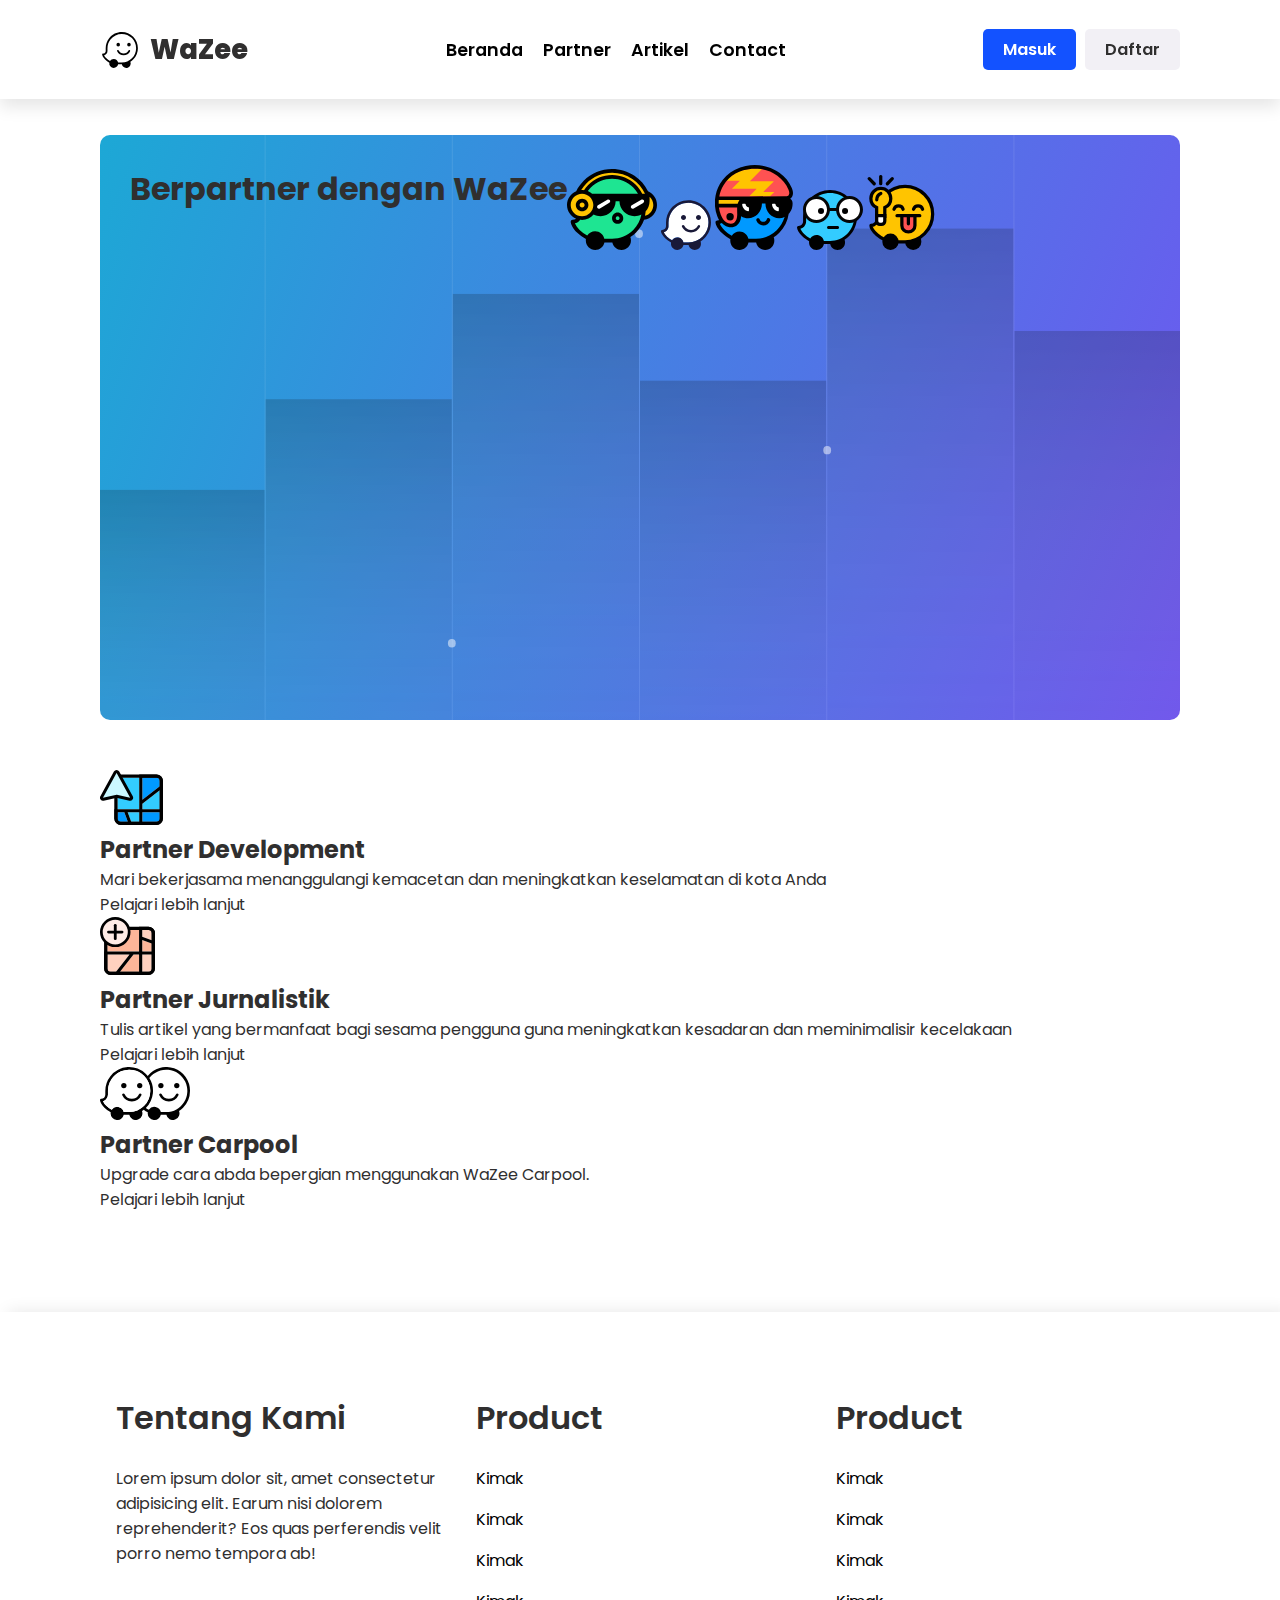
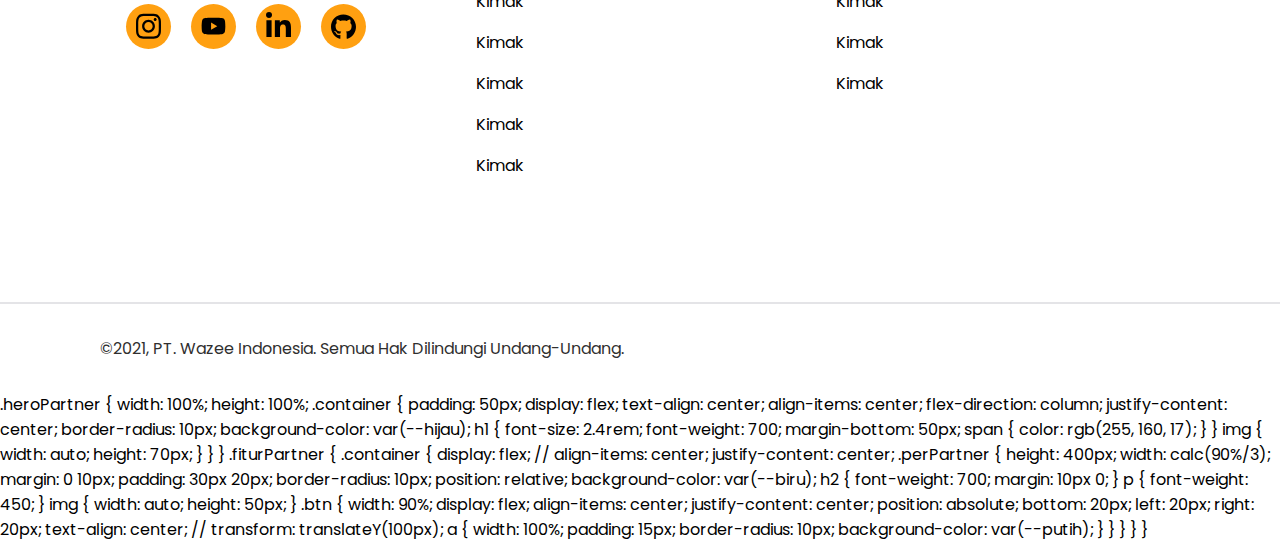
<file: partner2.html>
<!DOCTYPE html>
<html lang="en">

<head>
    <meta charset="UTF-8">
    <meta http-equiv="X-UA-Compatible" content="IE=7">
    <meta name="keywords" content="Wazee">
    <meta http-equiv="X-UA-Compatible" content="IE=edge">
    <meta name="viewport" content="width=device-width, initial-scale=1.0">
    <meta http-equiv="Content-Type" content="text/html;charset=UTF-8">

    <meta name="description"
        content="Dapatkan arah mengemudi, peta lalu lintas langsung & peringatan jalan. Hemat waktu & uang menggunakan semobil bersama dengan Waze Carpool. didukung oleh komunitas.">

    <title>Wazee | Arah Mengemudi, Laporan Lalu Lintas & Pesan Taksi Pribadi</title>
    <link rel="stylesheet" href="css/style.css">
    <link rel="shortcut icon" href="img/logo.svg" type="image/x-icon">
    <link rel="apple-touch-icon" href="img/logo.svg">
</head>

<body>

    <header>
        <div class="container">

            <div class="logo">
                <img src="img/logo.svg" alt="logo" class="logo">
                <h1>Wa<span>Zee</span></h1>
            </div>


            <nav>
                <ul>
                    <li><a href="index.html">Beranda</a></li>
                    <li><a href="partner.html">Partner</a></li>
                    <li><a href="artikel.html">Artikel</a></li>
                    <li><a href="contact.html">Contact</a></li>
                </ul>
            </nav>

            <div class="auth">
                <a href="">Masuk</a>
                <a href="">Daftar</a>
            </div>

            <div class="menu">
                <input type="checkbox">
                <span></span>
                <span></span>
                <span></span>
            </div>
        </div>

    </header>

    <nav class="containerNavMobile">
        <div class="navMobile">

            <ul>
                <li><a href="index.html">Beranda</a></li>
                <li><a href="partner.html">Partner</a></li>
                <li><a href="artikel.html">Artikel</a></li>
                <li><a href="contact.html">Contact</a></li>
            </ul>

            <div class="auth">
                <a href="">Masuk</a>
                <a href="">Daftar</a>
            </div>

        </div>
    </nav>

    <main>
        <section class="heroPartner pt-15-vh">
            <div class="container">
                <h1>Berpartner dengan Wa<span>Zee</span></h1>
                <div class="imgHero">
                    <img src="img/ilustrasi/mobil_ijo_keren.svg" alt="img hero">
                    <img src="img/ilustrasi/mobilPutih.svg" alt="img hero">
                    <img src="img/ilustrasi/mobilBiruPakeTopi.svg" alt="img hero">
                    <img src="img/ilustrasi/mobilBiru.svg" alt="img hero">
                    <img src="img/ilustrasi/mobilOren.svg" alt="img hero">
                </div>
            </div>
        </section>


        <section class="fiturPartner pt-50">
            <div class="container">
                <div class="perPartner">
                    <img src="img/partner/Asset 2.svg" alt="img partner">
                    <h2>Partner Development</h2>
                    <p>Mari bekerjasama menanggulangi kemacetan dan meningkatkan keselamatan di kota Anda</p>
                    <div class="btn">
                        <a href="">Pelajari lebih lanjut</a>
                    </div>
                </div>

                <div class="perPartner">
                    <img src="img/partner/Asset 3.svg" alt="img partner">
                    <h2>Partner Jurnalistik</h2>
                    <p>Tulis artikel yang bermanfaat bagi sesama pengguna guna meningkatkan kesadaran dan meminimalisir
                        kecelakaan</p>
                    <div class="btn">
                        <a href="">Pelajari lebih lanjut</a>
                    </div>
                </div>

                <div class="perPartner">
                    <img src="img/partner/Asset 5.svg" alt="img partner">
                    <h2>Partner Carpool</h2>
                    <p>Upgrade cara abda bepergian menggunakan WaZee Carpool.</p>
                    <div class="btn">
                        <a href="">Pelajari lebih lanjut</a>
                    </div>
                </div>
            </div>
        </section>

        <section class="footer">
            <div class="container">
                <div class="box">
                    <h2>Tentang Kami</h2>
                    <p>
                        Lorem ipsum dolor sit, amet consectetur adipisicing elit. Earum nisi dolorem reprehenderit? Eos
                        quas perferendis velit porro nemo tempora ab!
                    </p>

                    <div class="sosmed">
                        <div class="persosmed">
                            <svg viewBox="0 0 448 512">
                                <path
                                    d="M224.1 141c-63.6 0-114.9 51.3-114.9 114.9s51.3 114.9 114.9 114.9S339 319.5 339 255.9 287.7 141 224.1 141zm0 189.6c-41.1 0-74.7-33.5-74.7-74.7s33.5-74.7 74.7-74.7 74.7 33.5 74.7 74.7-33.6 74.7-74.7 74.7zm146.4-194.3c0 14.9-12 26.8-26.8 26.8-14.9 0-26.8-12-26.8-26.8s12-26.8 26.8-26.8 26.8 12 26.8 26.8zm76.1 27.2c-1.7-35.9-9.9-67.7-36.2-93.9-26.2-26.2-58-34.4-93.9-36.2-37-2.1-147.9-2.1-184.9 0-35.8 1.7-67.6 9.9-93.9 36.1s-34.4 58-36.2 93.9c-2.1 37-2.1 147.9 0 184.9 1.7 35.9 9.9 67.7 36.2 93.9s58 34.4 93.9 36.2c37 2.1 147.9 2.1 184.9 0 35.9-1.7 67.7-9.9 93.9-36.2 26.2-26.2 34.4-58 36.2-93.9 2.1-37 2.1-147.8 0-184.8zM398.8 388c-7.8 19.6-22.9 34.7-42.6 42.6-29.5 11.7-99.5 9-132.1 9s-102.7 2.6-132.1-9c-19.6-7.8-34.7-22.9-42.6-42.6-11.7-29.5-9-99.5-9-132.1s-2.6-102.7 9-132.1c7.8-19.6 22.9-34.7 42.6-42.6 29.5-11.7 99.5-9 132.1-9s102.7-2.6 132.1 9c19.6 7.8 34.7 22.9 42.6 42.6 11.7 29.5 9 99.5 9 132.1s2.7 102.7-9 132.1z" />
                            </svg>
                        </div>

                        <div class="persosmed">
                            <svg viewBox="0 0 576 512">
                                <path
                                    d="M549.655 124.083c-6.281-23.65-24.787-42.276-48.284-48.597C458.781 64 288 64 288 64S117.22 64 74.629 75.486c-23.497 6.322-42.003 24.947-48.284 48.597-11.412 42.867-11.412 132.305-11.412 132.305s0 89.438 11.412 132.305c6.281 23.65 24.787 41.5 48.284 47.821C117.22 448 288 448 288 448s170.78 0 213.371-11.486c23.497-6.321 42.003-24.171 48.284-47.821 11.412-42.867 11.412-132.305 11.412-132.305s0-89.438-11.412-132.305zm-317.51 213.508V175.185l142.739 81.205-142.739 81.201z" />
                            </svg>
                        </div>

                        <div class="persosmed">
                            <svg viewBox="0 0 448 512">
                                <path
                                    d="M100.28 448H7.4V148.9h92.88zM53.79 108.1C24.09 108.1 0 83.5 0 53.8a53.79 53.79 0 0 1 107.58 0c0 29.7-24.1 54.3-53.79 54.3zM447.9 448h-92.68V302.4c0-34.7-.7-79.2-48.29-79.2-48.29 0-55.69 37.7-55.69 76.7V448h-92.78V148.9h89.08v40.8h1.3c12.4-23.5 42.69-48.3 87.88-48.3 94 0 111.28 61.9 111.28 142.3V448z" />
                            </svg>
                        </div>

                        <div class="persosmed">
                            <svg viewBox="0 0 496 512">
                                <path
                                    d="M165.9 397.4c0 2-2.3 3.6-5.2 3.6-3.3.3-5.6-1.3-5.6-3.6 0-2 2.3-3.6 5.2-3.6 3-.3 5.6 1.3 5.6 3.6zm-31.1-4.5c-.7 2 1.3 4.3 4.3 4.9 2.6 1 5.6 0 6.2-2s-1.3-4.3-4.3-5.2c-2.6-.7-5.5.3-6.2 2.3zm44.2-1.7c-2.9.7-4.9 2.6-4.6 4.9.3 2 2.9 3.3 5.9 2.6 2.9-.7 4.9-2.6 4.6-4.6-.3-1.9-3-3.2-5.9-2.9zM244.8 8C106.1 8 0 113.3 0 252c0 110.9 69.8 205.8 169.5 239.2 12.8 2.3 17.3-5.6 17.3-12.1 0-6.2-.3-40.4-.3-61.4 0 0-70 15-84.7-29.8 0 0-11.4-29.1-27.8-36.6 0 0-22.9-15.7 1.6-15.4 0 0 24.9 2 38.6 25.8 21.9 38.6 58.6 27.5 72.9 20.9 2.3-16 8.8-27.1 16-33.7-55.9-6.2-112.3-14.3-112.3-110.5 0-27.5 7.6-41.3 23.6-58.9-2.6-6.5-11.1-33.3 2.6-67.9 20.9-6.5 69 27 69 27 20-5.6 41.5-8.5 62.8-8.5s42.8 2.9 62.8 8.5c0 0 48.1-33.6 69-27 13.7 34.7 5.2 61.4 2.6 67.9 16 17.7 25.8 31.5 25.8 58.9 0 96.5-58.9 104.2-114.8 110.5 9.2 7.9 17 22.9 17 46.4 0 33.7-.3 75.4-.3 83.6 0 6.5 4.6 14.4 17.3 12.1C428.2 457.8 496 362.9 496 252 496 113.3 383.5 8 244.8 8zM97.2 352.9c-1.3 1-1 3.3.7 5.2 1.6 1.6 3.9 2.3 5.2 1 1.3-1 1-3.3-.7-5.2-1.6-1.6-3.9-2.3-5.2-1zm-10.8-8.1c-.7 1.3.3 2.9 2.3 3.9 1.6 1 3.6.7 4.3-.7.7-1.3-.3-2.9-2.3-3.9-2-.6-3.6-.3-4.3.7zm32.4 35.6c-1.6 1.3-1 4.3 1.3 6.2 2.3 2.3 5.2 2.6 6.5 1 1.3-1.3.7-4.3-1.3-6.2-2.2-2.3-5.2-2.6-6.5-1zm-11.4-14.7c-1.6 1-1.6 3.6 0 5.9 1.6 2.3 4.3 3.3 5.6 2.3 1.6-1.3 1.6-3.9 0-6.2-1.4-2.3-4-3.3-5.6-2z" />
                            </svg>
                        </div>
                    </div>

                </div>

                <div class="box">
                    <h2>Product</h2>
                    <a href="">Kimak</a>
                    <a href="">Kimak</a>
                    <a href="">Kimak</a>
                    <a href="">Kimak</a>
                    <a href="">Kimak</a>
                    <a href="">Kimak</a>
                    <a href="">Kimak</a>
                    <a href="">Kimak</a>
                </div>


                <div class="box">
                    <h2>Product</h2>
                    <a href="">Kimak</a>
                    <a href="">Kimak</a>
                    <a href="">Kimak</a>
                    <a href="">Kimak</a>
                    <a href="">Kimak</a>
                    <a href="">Kimak</a>
                </div>
            </div>
        </section>


    </main>


    <footer>
        <div class="container">
            &copy;2021, PT. Wazee Indonesia. Semua Hak Dilindungi Undang-Undang.
        </div>
    </footer>

    .heroPartner {
    width: 100%;
    height: 100%;

    .container {
    padding: 50px;
    display: flex;
    text-align: center;
    align-items: center;
    flex-direction: column;
    justify-content: center;
    border-radius: 10px;
    background-color: var(--hijau);

    h1 {
    font-size: 2.4rem;
    font-weight: 700;
    margin-bottom: 50px;

    span {
    color: rgb(255, 160, 17);
    }
    }

    img {
    width: auto;
    height: 70px;
    }
    }
    }





    .fiturPartner {

    .container {
    display: flex;
    // align-items: center;
    justify-content: center;

    .perPartner {
    height: 400px;
    width: calc(90%/3);
    margin: 0 10px;
    padding: 30px 20px;
    border-radius: 10px;
    position: relative;
    background-color: var(--biru);

    h2 {
    font-weight: 700;
    margin: 10px 0;
    }

    p {
    font-weight: 450;
    }

    img {
    width: auto;
    height: 50px;
    }

    .btn {
    width: 90%;
    display: flex;
    align-items: center;
    justify-content: center;
    position: absolute;
    bottom: 20px;
    left: 20px;
    right: 20px;
    text-align: center;
    // transform: translateY(100px);

    a {
    width: 100%;
    padding: 15px;
    border-radius: 10px;
    background-color: var(--putih);
    }
    }
    }
    }
    }


    <script defer src="js/script.js"></script>

</body>

</html>
</file>
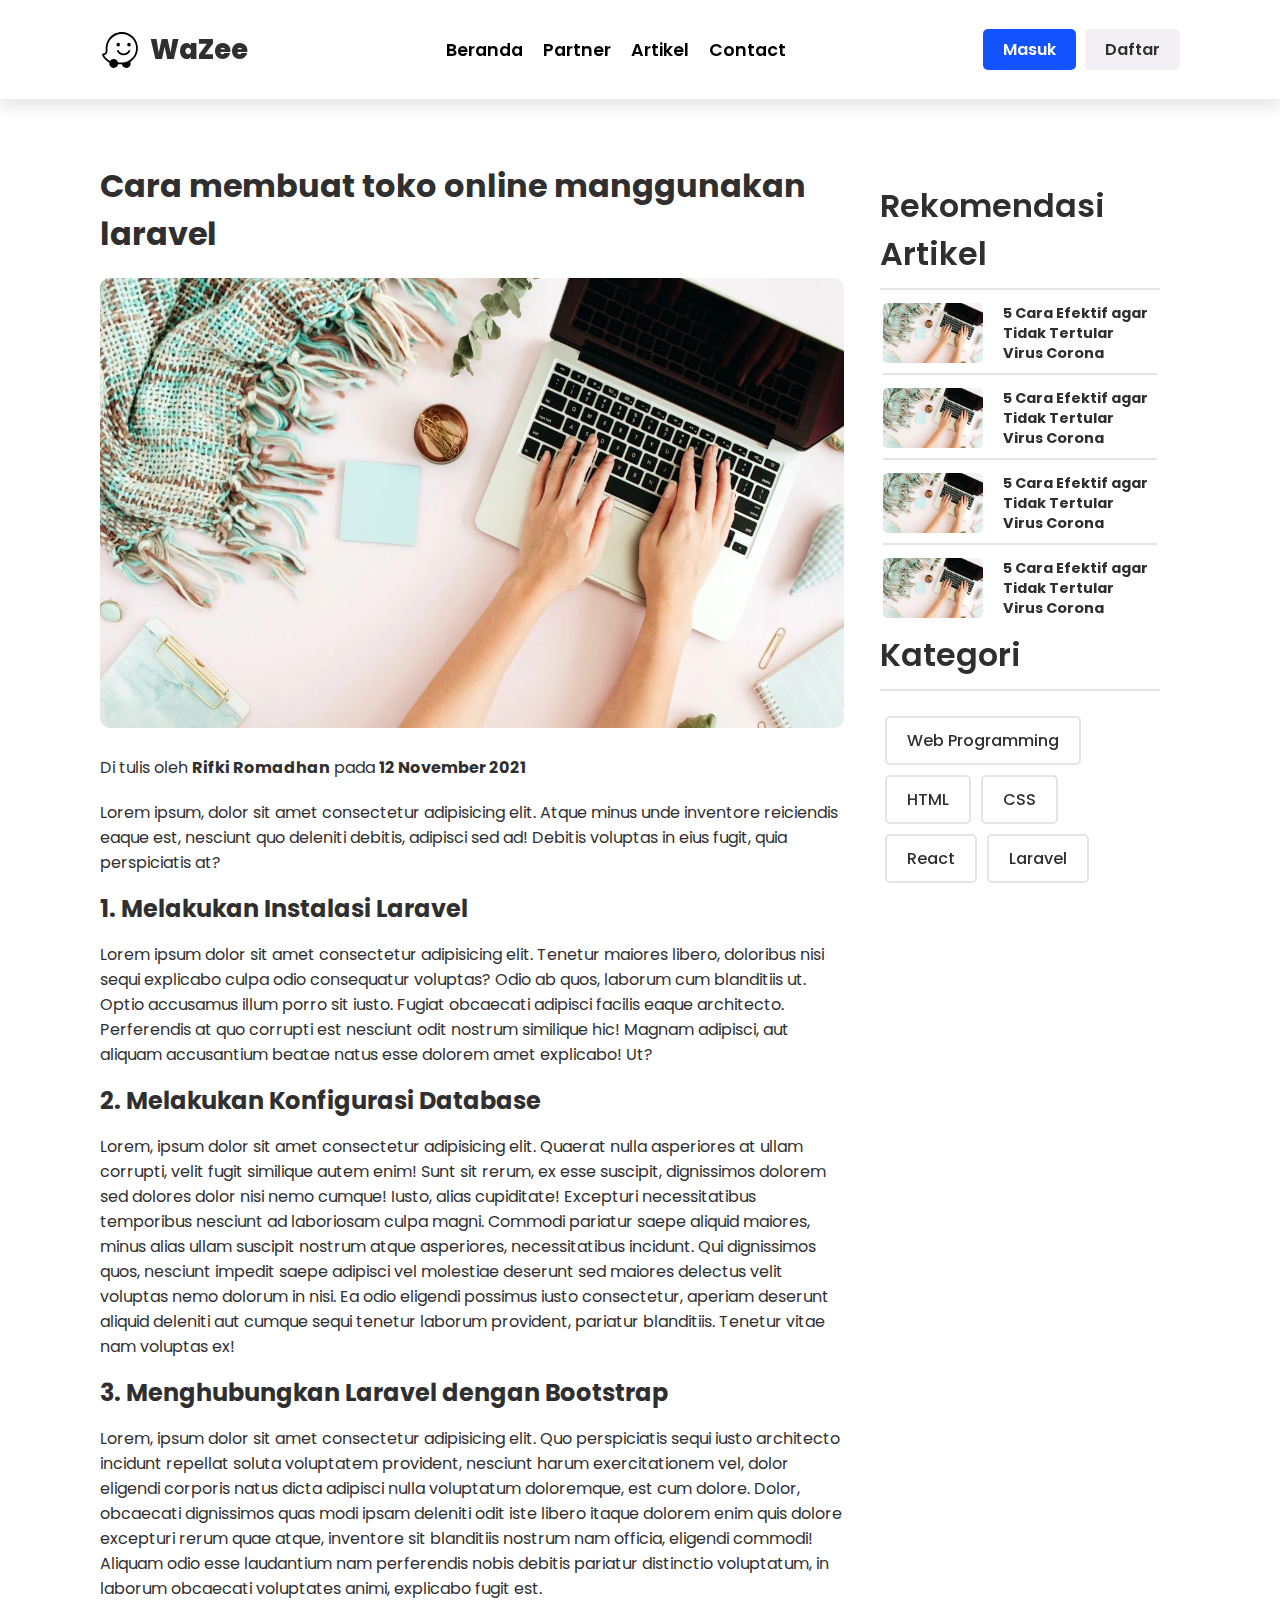
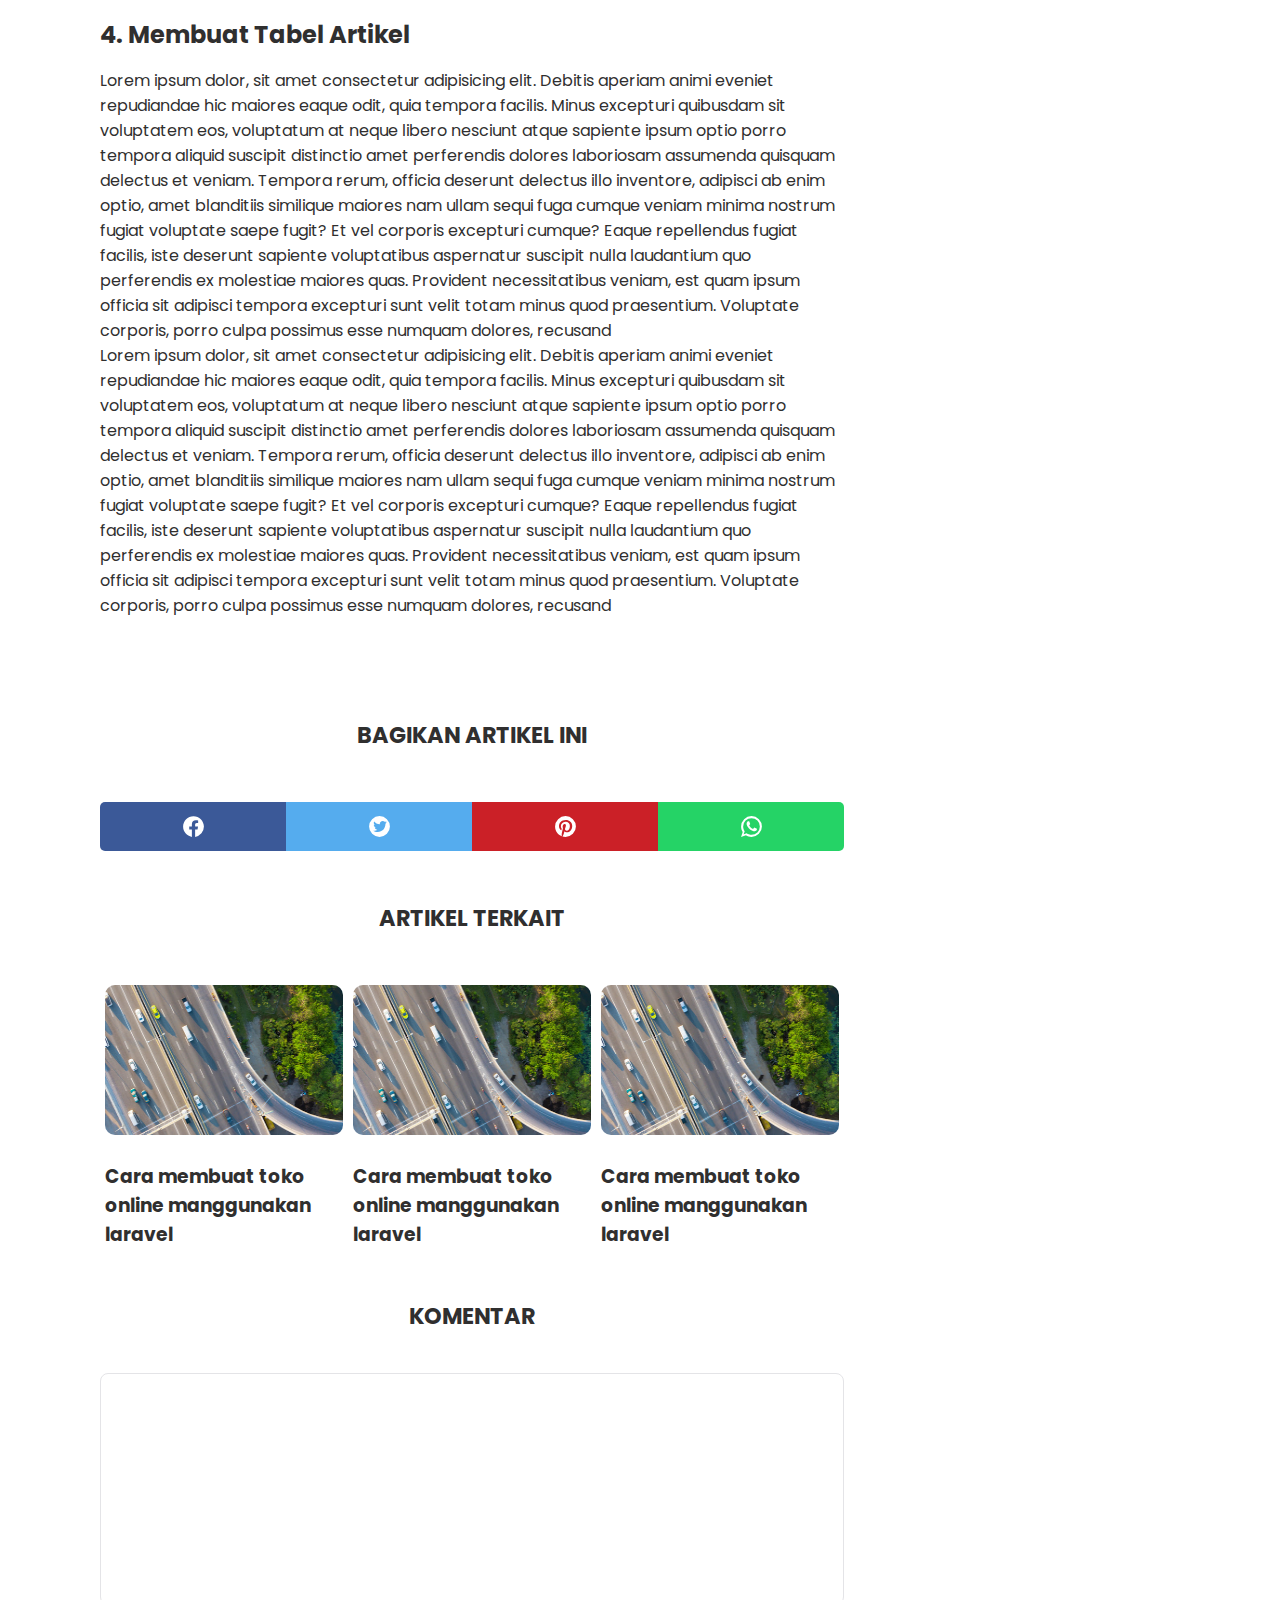
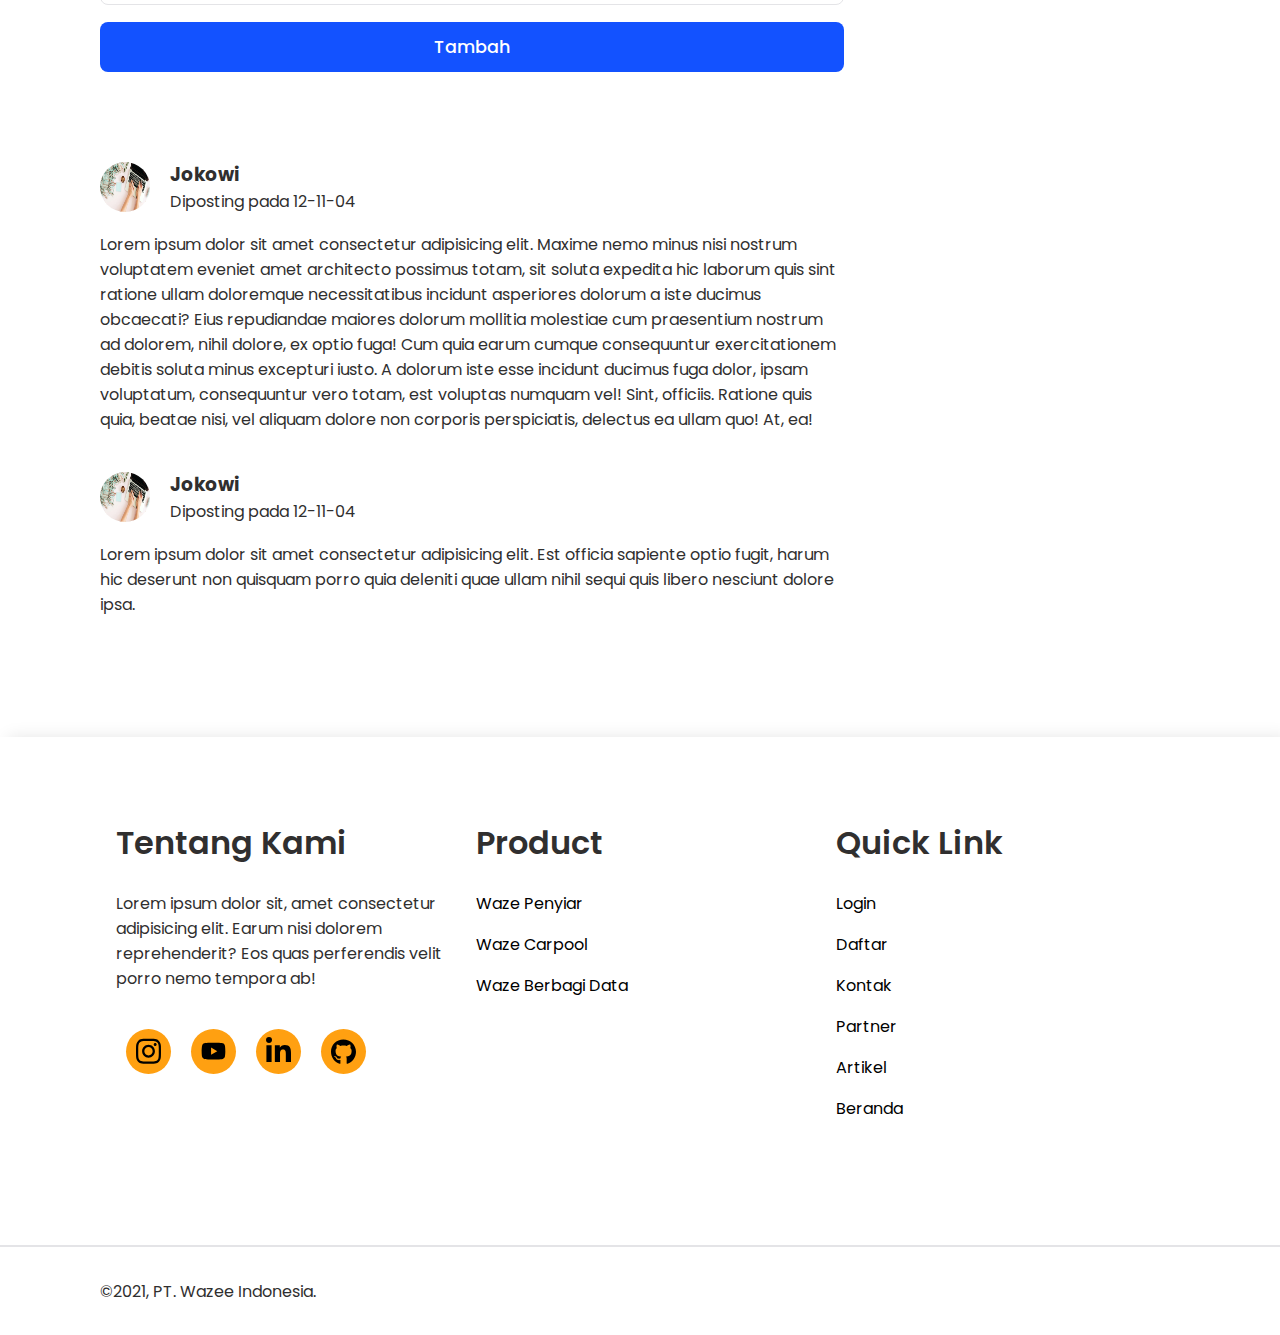
<file: perArtikel.html>
<!DOCTYPE html>
<html lang="en">

<head>
    <meta charset="UTF-8">
    <meta http-equiv="X-UA-Compatible" content="IE=7">
    <meta name="keywords" content="Wazee">
    <meta http-equiv="X-UA-Compatible" content="IE=edge">
    <meta name="viewport" content="width=device-width, initial-scale=1.0">
    <meta http-equiv="Content-Type" content="text/html;charset=UTF-8">

    <meta name="description"
        content="Dapatkan arah mengemudi, peta lalu lintas langsung & peringatan jalan. Hemat waktu & uang menggunakan semobil bersama dengan Waze Carpool. didukung oleh komunitas.">

    <title>Cara membuat toko online manggunakan laravel | Wazee</title>
    <link rel="stylesheet" href="css/style.css">
    <link rel="shortcut icon" href="img/logo.svg" type="image/x-icon">
    <link rel="apple-touch-icon" href="img/logo.svg">
</head>

<body>

    <header>
        <div class="container">

            <div class="logo">
                <img src="img/logo.svg" alt="logo" class="logo">
                <h1>Wa<span>Zee</span></h1>
            </div>


            <nav>
                <ul>
                    <li><a href="index.html">Beranda</a></li>
                    <li><a href="partner.html">Partner</a></li>
                    <li><a href="artikel.html">Artikel</a></li>
                    <li><a href="contact.html">Contact</a></li>
                </ul>
            </nav>

            <div class="auth">
                <a href="">Masuk</a>
                <a href="">Daftar</a>
            </div>

            <div class="menu">
                <input type="checkbox">
                <span></span>
                <span></span>
                <span></span>
            </div>
        </div>

    </header>

    <nav class="containerNavMobile">
        <div class="navMobile">

            <ul>
                <li><a href="index.html">Beranda</a></li>
                <li><a href="partner.html">Partner</a></li>
                <li><a href="artikel.html">Artikel</a></li>
                <li><a href="contact.html">Contact</a></li>
            </ul>

            <div class="auth">
                <a href="">Masuk</a>
                <a href="">Daftar</a>
            </div>

        </div>
    </nav>

    <section class="artikel">
        <div class="container">

            <article>
                <div class="title">
                    <h1>Cara membuat toko online manggunakan laravel</h1>

                    <img src="img/artikel/artikel.jpg" alt="img artikel">

                    <p class="penulis">Di tulis oleh <b>Rifki Romadhan</b> pada <b>12 November 2021</b></p>
                </div>

                <div class="main">
                    <p>
                        Lorem ipsum, dolor sit amet consectetur adipisicing elit. Atque minus unde inventore
                        reiciendis
                        eaque est, nesciunt quo deleniti debitis, adipisci sed ad! Debitis voluptas in eius fugit,
                        quia
                        perspiciatis at?
                    </p>

                    <h2>1. Melakukan Instalasi Laravel</h2>
                    <p>
                        Lorem ipsum dolor sit amet consectetur adipisicing elit. Tenetur maiores libero, doloribus
                        nisi
                        sequi explicabo culpa odio consequatur voluptas? Odio ab quos, laborum cum blanditiis ut.
                        Optio
                        accusamus illum porro sit iusto. Fugiat obcaecati adipisci facilis eaque architecto.
                        Perferendis
                        at
                        quo corrupti est nesciunt odit nostrum similique hic! Magnam adipisci, aut aliquam
                        accusantium
                        beatae natus esse dolorem amet explicabo! Ut?
                    </p>

                    <h2>2. Melakukan Konfigurasi Database</h2>
                    <p>
                        Lorem, ipsum dolor sit amet consectetur adipisicing elit. Quaerat nulla asperiores at ullam
                        corrupti, velit fugit similique autem enim! Sunt sit rerum, ex esse suscipit, dignissimos
                        dolorem
                        sed dolores dolor nisi nemo cumque! Iusto, alias cupiditate! Excepturi necessitatibus
                        temporibus
                        nesciunt ad laboriosam culpa magni. Commodi pariatur saepe aliquid maiores, minus alias
                        ullam
                        suscipit nostrum atque asperiores, necessitatibus incidunt. Qui dignissimos quos, nesciunt
                        impedit
                        saepe adipisci vel molestiae deserunt sed maiores delectus velit voluptas nemo dolorum in
                        nisi.
                        Ea
                        odio eligendi possimus iusto consectetur, aperiam deserunt aliquid deleniti aut cumque sequi
                        tenetur
                        laborum provident, pariatur blanditiis. Tenetur vitae nam voluptas ex!
                    </p>

                    <h2>3. Menghubungkan Laravel dengan Bootstrap</h2>
                    <p>
                        Lorem, ipsum dolor sit amet consectetur adipisicing elit. Quo perspiciatis sequi iusto
                        architecto
                        incidunt repellat soluta voluptatem provident, nesciunt harum exercitationem vel, dolor
                        eligendi
                        corporis natus dicta adipisci nulla voluptatum doloremque, est cum dolore. Dolor, obcaecati
                        dignissimos quas modi ipsam deleniti odit iste libero itaque dolorem enim quis dolore
                        excepturi
                        rerum quae atque, inventore sit blanditiis nostrum nam officia, eligendi commodi! Aliquam
                        odio
                        esse
                        laudantium nam perferendis nobis debitis pariatur distinctio voluptatum, in laborum
                        obcaecati
                        voluptates animi, explicabo fugit est.
                    </p>

                    <h2>4. Membuat Tabel Artikel</h2>

                    <p>
                        Lorem ipsum dolor, sit amet consectetur adipisicing elit. Debitis aperiam animi eveniet
                        repudiandae
                        hic maiores eaque odit, quia tempora facilis. Minus excepturi quibusdam sit voluptatem eos,
                        voluptatum at neque libero nesciunt atque sapiente ipsum optio porro tempora aliquid
                        suscipit
                        distinctio amet perferendis dolores laboriosam assumenda quisquam delectus et veniam.
                        Tempora
                        rerum,
                        officia deserunt delectus illo inventore, adipisci ab enim optio, amet blanditiis similique
                        maiores
                        nam ullam sequi fuga cumque veniam minima nostrum fugiat voluptate saepe fugit? Et vel
                        corporis
                        excepturi cumque? Eaque repellendus fugiat facilis, iste deserunt sapiente voluptatibus
                        aspernatur
                        suscipit nulla laudantium quo perferendis ex molestiae maiores quas. Provident
                        necessitatibus
                        veniam, est quam ipsum officia sit adipisci tempora excepturi sunt velit totam minus quod
                        praesentium. Voluptate corporis, porro culpa possimus esse numquam dolores, recusand
                    </p>

                    <p>
                        Lorem ipsum dolor, sit amet consectetur adipisicing elit. Debitis aperiam animi eveniet
                        repudiandae
                        hic maiores eaque odit, quia tempora facilis. Minus excepturi quibusdam sit voluptatem eos,
                        voluptatum at neque libero nesciunt atque sapiente ipsum optio porro tempora aliquid
                        suscipit
                        distinctio amet perferendis dolores laboriosam assumenda quisquam delectus et veniam.
                        Tempora
                        rerum,
                        officia deserunt delectus illo inventore, adipisci ab enim optio, amet blanditiis similique
                        maiores
                        nam ullam sequi fuga cumque veniam minima nostrum fugiat voluptate saepe fugit? Et vel
                        corporis
                        excepturi cumque? Eaque repellendus fugiat facilis, iste deserunt sapiente voluptatibus
                        aspernatur
                        suscipit nulla laudantium quo perferendis ex molestiae maiores quas. Provident
                        necessitatibus
                        veniam, est quam ipsum officia sit adipisci tempora excepturi sunt velit totam minus quod
                        praesentium. Voluptate corporis, porro culpa possimus esse numquam dolores, recusand
                    </p>
                </div>


                <h2 class="subTitle pt-100">BAGIKAN ARTIKEL INI</h2>

                <div class="share">
                    <a href="http://www.facebook.com/sharer.php?u=index.php?1" class="perShare facebook"
                        rel="nofollow noopener" target="_blank" title="facebook">
                        <svg viewBox="0 0 24 24">
                            <path
                                d="M12 2.04C6.5 2.04 2 6.53 2 12.06C2 17.06 5.66 21.21 10.44 21.96V14.96H7.9V12.06H10.44V9.85C10.44 7.34 11.93 5.96 14.22 5.96C15.31 5.96 16.45 6.15 16.45 6.15V8.62H15.19C13.95 8.62 13.56 9.39 13.56 10.18V12.06H16.34L15.89 14.96H13.56V21.96A10 10 0 0 0 22 12.06C22 6.53 17.5 2.04 12 2.04Z">
                            </path>
                        </svg>
                    </a>

                    <a href="https://twitter.com/intent/tweet?text=$id&url=https://www.dhysn.my.id/2020/09/pengertian-prinsip-dan-metode-perakitan.html"
                        class="perShare twitter">
                        <svg viewBox="0 0 24 24">
                            <path
                                d="M17.71,9.33C18.19,8.93 18.75,8.45 19,7.92C18.59,8.13 18.1,8.26 17.56,8.33C18.06,7.97 18.47,7.5 18.68,6.86C18.16,7.14 17.63,7.38 16.97,7.5C15.42,5.63 11.71,7.15 12.37,9.95C9.76,9.79 8.17,8.61 6.85,7.16C6.1,8.38 6.75,10.23 7.64,10.74C7.18,10.71 6.83,10.57 6.5,10.41C6.54,11.95 7.39,12.69 8.58,13.09C8.22,13.16 7.82,13.18 7.44,13.12C7.81,14.19 8.58,14.86 9.9,15C9,15.76 7.34,16.29 6,16.08C7.15,16.81 8.46,17.39 10.28,17.31C14.69,17.11 17.64,13.95 17.71,9.33M12,2A10,10 0 0,1 22,12A10,10 0 0,1 12,22A10,10 0 0,1 2,12A10,10 0 0,1 12,2Z">
                            </path>
                        </svg>
                    </a>

                    <a href="http://pinterest.com/pin/create/button/?url=https://www.dhysn.my.id/2020/09/pengertian-prinsip-dan-metode-perakitan.html&media=kimak.com/img/kimak.jpg&description=$id"
                        class="perShare pinteres">
                        <svg viewBox="0 0 24 24">
                            <path
                                d="M9.04,21.54C10,21.83 10.97,22 12,22A10,10 0 0,0 22,12A10,10 0 0,0 12,2A10,10 0 0,0 2,12C2,16.25 4.67,19.9 8.44,21.34C8.35,20.56 8.26,19.27 8.44,18.38L9.59,13.44C9.59,13.44 9.3,12.86 9.3,11.94C9.3,10.56 10.16,9.53 11.14,9.53C12,9.53 12.4,10.16 12.4,10.97C12.4,11.83 11.83,13.06 11.54,14.24C11.37,15.22 12.06,16.08 13.06,16.08C14.84,16.08 16.22,14.18 16.22,11.5C16.22,9.1 14.5,7.46 12.03,7.46C9.21,7.46 7.55,9.56 7.55,11.77C7.55,12.63 7.83,13.5 8.29,14.07C8.38,14.13 8.38,14.21 8.35,14.36L8.06,15.45C8.06,15.62 7.95,15.68 7.78,15.56C6.5,15 5.76,13.18 5.76,11.71C5.76,8.55 8,5.68 12.32,5.68C15.76,5.68 18.44,8.15 18.44,11.43C18.44,14.87 16.31,17.63 13.26,17.63C12.29,17.63 11.34,17.11 11,16.5L10.33,18.87C10.1,19.73 9.47,20.88 9.04,21.57V21.54Z">
                            </path>
                        </svg>
                    </a>
                    <a href="https://api.whatsapp.com/send?phone=&text=$id%2Dhttps://www.dhysn.my.id/2020/09/pengertian-prinsip-dan-metode-perakitan.html"
                        target="_blank" class="perShare wa">
                        <svg viewBox="0 0 24 24">
                            <path
                                d="M16.75,13.96C17,14.09 17.16,14.16 17.21,14.26C17.27,14.37 17.25,14.87 17,15.44C16.8,16 15.76,16.54 15.3,16.56C14.84,16.58 14.83,16.92 12.34,15.83C9.85,14.74 8.35,12.08 8.23,11.91C8.11,11.74 7.27,10.53 7.31,9.3C7.36,8.08 8,7.5 8.26,7.26C8.5,7 8.77,6.97 8.94,7H9.41C9.56,7 9.77,6.94 9.96,7.45L10.65,9.32C10.71,9.45 10.75,9.6 10.66,9.76L10.39,10.17L10,10.59C9.88,10.71 9.74,10.84 9.88,11.09C10,11.35 10.5,12.18 11.2,12.87C12.11,13.75 12.91,14.04 13.15,14.17C13.39,14.31 13.54,14.29 13.69,14.13L14.5,13.19C14.69,12.94 14.85,13 15.08,13.08L16.75,13.96M12,2A10,10 0 0,1 22,12A10,10 0 0,1 12,22C10.03,22 8.2,21.43 6.65,20.45L2,22L3.55,17.35C2.57,15.8 2,13.97 2,12A10,10 0 0,1 12,2M12,4A8,8 0 0,0 4,12C4,13.72 4.54,15.31 5.46,16.61L4.5,19.5L7.39,18.54C8.69,19.46 10.28,20 12,20A8,8 0 0,0 20,12A8,8 0 0,0 12,4Z">
                            </path>
                        </svg>
                    </a>
                </div>


                <h2 class="subTitle pt-50">Artikel terkait</h2>

                <div class="artikelTerkait">
                    <a href="" class="perArtikelTerkait">
                        <img src="img/home/hero1.jpg" alt="img artikel">
                        <h3>Cara membuat toko online manggunakan laravel</h3>
                    </a>

                    <a href="" class="perArtikelTerkait">
                        <img src="img/home/hero1.jpg" alt="img artikel">
                        <h3>Cara membuat toko online manggunakan laravel</h3>
                    </a>

                    <a href="" class="perArtikelTerkait">
                        <img src="img/home/hero1.jpg" alt="img artikel">
                        <h3>Cara membuat toko online manggunakan laravel</h3>
                    </a>
                </div>


                <h2 class="subTitle pt-50">komentar</h2>

                <div class="komentar">
                    <form action="" class="pb-50">
                        <div class="form-group">
                            <textarea name="" id="" cols="30" rows="10"></textarea>
                        </div>

                        <button type="submit">Tambah</button>
                    </form>

                    <div class="perKomentar">
                        <div class="profile">
                            <img src="img/artikel/artikel.jpg" alt="img orang">
                            <div class="caption">
                                <h3>Jokowi</h3>
                                <p>Diposting pada 12-11-04</p>
                            </div>
                        </div>

                        <div class="isi">
                            <p>
                                Lorem ipsum dolor sit amet consectetur adipisicing elit. Maxime nemo minus nisi nostrum
                                voluptatem eveniet amet architecto possimus totam, sit soluta expedita hic laborum quis
                                sint ratione ullam doloremque necessitatibus incidunt asperiores dolorum a iste ducimus
                                obcaecati? Eius repudiandae maiores dolorum mollitia molestiae cum praesentium nostrum
                                ad dolorem, nihil dolore, ex optio fuga! Cum quia earum cumque consequuntur
                                exercitationem debitis soluta minus excepturi iusto. A dolorum iste esse incidunt
                                ducimus fuga dolor, ipsam voluptatum, consequuntur vero totam, est voluptas numquam vel!
                                Sint, officiis. Ratione quis quia, beatae nisi, vel aliquam dolore non corporis
                                perspiciatis, delectus ea ullam quo! At, ea!
                            </p>
                        </div>
                    </div>

                    <div class="perKomentar">
                        <div class="profile">
                            <img src="img/artikel/artikel.jpg" alt="img orang">
                            <div class="caption">
                                <h3>Jokowi</h3>
                                <p>Diposting pada 12-11-04</p>
                            </div>
                        </div>

                        <div class="isi">
                            <p>
                                Lorem ipsum dolor sit amet consectetur adipisicing elit. Est officia sapiente optio
                                fugit, harum hic deserunt non quisquam porro quia deleniti quae ullam nihil sequi quis
                                libero nesciunt dolore ipsa.
                            </p>
                        </div>
                    </div>
                </div>
            </article>

            <div class="rekomendasi">
                <div class="rekomendasiArtikel">
                    <h1>Rekomendasi Artikel</h1>
                    <a href="perArtikel.html" class="perRekomendasiArtikel">
                        <img src="img/artikel/artikel.jpg" alt="img artikel">
                        <h2>5 Cara Efektif agar Tidak Tertular Virus Corona</h2>
                    </a>

                    <a href="perArtikel.html" class="perRekomendasiArtikel">
                        <img src="img/artikel/artikel.jpg" alt="img artikel">
                        <h2>5 Cara Efektif agar Tidak Tertular Virus Corona</h2>
                    </a>

                    <a href="perArtikel.html" class="perRekomendasiArtikel">
                        <img src="img/artikel/artikel.jpg" alt="img artikel">
                        <h2>5 Cara Efektif agar Tidak Tertular Virus Corona</h2>
                    </a>

                    <a href="perArtikel.html" class="perRekomendasiArtikel">
                        <img src="img/artikel/artikel.jpg" alt="img artikel">
                        <h2>5 Cara Efektif agar Tidak Tertular Virus Corona</h2>
                    </a>
                </div>

                <div class="kategori">
                    <h1>Kategori</h1>
                    <div class="daftarKategori">
                        <a href="index.html">Web Programming</a>
                        <a href="index.html">HTML</a>
                        <a href="index.html">CSS</a>
                        <a href="index.html">React</a>
                        <a href="index.html">Laravel</a>
                    </div>
                </div>
            </div>
        </div>
    </section>

    <section class="footer">
        <div class="container">
            <div class="box">
                <h2>Tentang Kami</h2>
                <p>
                    Lorem ipsum dolor sit, amet consectetur adipisicing elit. Earum nisi dolorem reprehenderit? Eos
                    quas perferendis velit porro nemo tempora ab!
                </p>

                <div class="sosmed">
                    <div class="persosmed">
                        <svg viewBox="0 0 448 512">
                            <path
                                d="M224.1 141c-63.6 0-114.9 51.3-114.9 114.9s51.3 114.9 114.9 114.9S339 319.5 339 255.9 287.7 141 224.1 141zm0 189.6c-41.1 0-74.7-33.5-74.7-74.7s33.5-74.7 74.7-74.7 74.7 33.5 74.7 74.7-33.6 74.7-74.7 74.7zm146.4-194.3c0 14.9-12 26.8-26.8 26.8-14.9 0-26.8-12-26.8-26.8s12-26.8 26.8-26.8 26.8 12 26.8 26.8zm76.1 27.2c-1.7-35.9-9.9-67.7-36.2-93.9-26.2-26.2-58-34.4-93.9-36.2-37-2.1-147.9-2.1-184.9 0-35.8 1.7-67.6 9.9-93.9 36.1s-34.4 58-36.2 93.9c-2.1 37-2.1 147.9 0 184.9 1.7 35.9 9.9 67.7 36.2 93.9s58 34.4 93.9 36.2c37 2.1 147.9 2.1 184.9 0 35.9-1.7 67.7-9.9 93.9-36.2 26.2-26.2 34.4-58 36.2-93.9 2.1-37 2.1-147.8 0-184.8zM398.8 388c-7.8 19.6-22.9 34.7-42.6 42.6-29.5 11.7-99.5 9-132.1 9s-102.7 2.6-132.1-9c-19.6-7.8-34.7-22.9-42.6-42.6-11.7-29.5-9-99.5-9-132.1s-2.6-102.7 9-132.1c7.8-19.6 22.9-34.7 42.6-42.6 29.5-11.7 99.5-9 132.1-9s102.7-2.6 132.1 9c19.6 7.8 34.7 22.9 42.6 42.6 11.7 29.5 9 99.5 9 132.1s2.7 102.7-9 132.1z" />
                        </svg>
                    </div>

                    <div class="persosmed">
                        <svg viewBox="0 0 576 512">
                            <path
                                d="M549.655 124.083c-6.281-23.65-24.787-42.276-48.284-48.597C458.781 64 288 64 288 64S117.22 64 74.629 75.486c-23.497 6.322-42.003 24.947-48.284 48.597-11.412 42.867-11.412 132.305-11.412 132.305s0 89.438 11.412 132.305c6.281 23.65 24.787 41.5 48.284 47.821C117.22 448 288 448 288 448s170.78 0 213.371-11.486c23.497-6.321 42.003-24.171 48.284-47.821 11.412-42.867 11.412-132.305 11.412-132.305s0-89.438-11.412-132.305zm-317.51 213.508V175.185l142.739 81.205-142.739 81.201z" />
                        </svg>
                    </div>

                    <div class="persosmed">
                        <svg viewBox="0 0 448 512">
                            <path
                                d="M100.28 448H7.4V148.9h92.88zM53.79 108.1C24.09 108.1 0 83.5 0 53.8a53.79 53.79 0 0 1 107.58 0c0 29.7-24.1 54.3-53.79 54.3zM447.9 448h-92.68V302.4c0-34.7-.7-79.2-48.29-79.2-48.29 0-55.69 37.7-55.69 76.7V448h-92.78V148.9h89.08v40.8h1.3c12.4-23.5 42.69-48.3 87.88-48.3 94 0 111.28 61.9 111.28 142.3V448z" />
                        </svg>
                    </div>

                    <div class="persosmed">
                        <svg viewBox="0 0 496 512">
                            <path
                                d="M165.9 397.4c0 2-2.3 3.6-5.2 3.6-3.3.3-5.6-1.3-5.6-3.6 0-2 2.3-3.6 5.2-3.6 3-.3 5.6 1.3 5.6 3.6zm-31.1-4.5c-.7 2 1.3 4.3 4.3 4.9 2.6 1 5.6 0 6.2-2s-1.3-4.3-4.3-5.2c-2.6-.7-5.5.3-6.2 2.3zm44.2-1.7c-2.9.7-4.9 2.6-4.6 4.9.3 2 2.9 3.3 5.9 2.6 2.9-.7 4.9-2.6 4.6-4.6-.3-1.9-3-3.2-5.9-2.9zM244.8 8C106.1 8 0 113.3 0 252c0 110.9 69.8 205.8 169.5 239.2 12.8 2.3 17.3-5.6 17.3-12.1 0-6.2-.3-40.4-.3-61.4 0 0-70 15-84.7-29.8 0 0-11.4-29.1-27.8-36.6 0 0-22.9-15.7 1.6-15.4 0 0 24.9 2 38.6 25.8 21.9 38.6 58.6 27.5 72.9 20.9 2.3-16 8.8-27.1 16-33.7-55.9-6.2-112.3-14.3-112.3-110.5 0-27.5 7.6-41.3 23.6-58.9-2.6-6.5-11.1-33.3 2.6-67.9 20.9-6.5 69 27 69 27 20-5.6 41.5-8.5 62.8-8.5s42.8 2.9 62.8 8.5c0 0 48.1-33.6 69-27 13.7 34.7 5.2 61.4 2.6 67.9 16 17.7 25.8 31.5 25.8 58.9 0 96.5-58.9 104.2-114.8 110.5 9.2 7.9 17 22.9 17 46.4 0 33.7-.3 75.4-.3 83.6 0 6.5 4.6 14.4 17.3 12.1C428.2 457.8 496 362.9 496 252 496 113.3 383.5 8 244.8 8zM97.2 352.9c-1.3 1-1 3.3.7 5.2 1.6 1.6 3.9 2.3 5.2 1 1.3-1 1-3.3-.7-5.2-1.6-1.6-3.9-2.3-5.2-1zm-10.8-8.1c-.7 1.3.3 2.9 2.3 3.9 1.6 1 3.6.7 4.3-.7.7-1.3-.3-2.9-2.3-3.9-2-.6-3.6-.3-4.3.7zm32.4 35.6c-1.6 1.3-1 4.3 1.3 6.2 2.3 2.3 5.2 2.6 6.5 1 1.3-1.3.7-4.3-1.3-6.2-2.2-2.3-5.2-2.6-6.5-1zm-11.4-14.7c-1.6 1-1.6 3.6 0 5.9 1.6 2.3 4.3 3.3 5.6 2.3 1.6-1.3 1.6-3.9 0-6.2-1.4-2.3-4-3.3-5.6-2z" />
                        </svg>
                    </div>
                </div>

            </div>

            <div class="box">
                <h2>Product</h2>
                <a href="index.html">Waze Penyiar</a>
                <a href="index.html">Waze Carpool</a>
                <a href="index.html">Waze Berbagi Data</a>
            </div>


            <div class="box">
                <h2>Quick Link</h2>
                <a href="index.html">Login</a>
                <a href="index.html">Daftar</a>
                <a href="index.html">Kontak</a>
                <a href="index.html">Partner</a>
                <a href="index.html">Artikel</a>
                <a href="index.html">Beranda</a>
            </div>
        </div>
    </section>





    <footer>
        <div class="container">
            &copy;2021, PT. Wazee Indonesia.
        </div>
    </footer>

    <script defer src="js/script.js"></script>

</body>

</html>
</file>
<file: css/style.css>
@font-face {
  font-family: 'Poppins';
  font-style: normal;
  font-weight: 200;
  font-display: swap;
  src: url("../Font/200.woff2") format("woff2");
}

@font-face {
  font-family: 'Poppins';
  font-style: normal;
  font-weight: 300;
  font-display: swap;
  src: url("../Font/300.woff2") format("woff2");
}

@font-face {
  font-family: 'Poppins';
  font-style: normal;
  font-weight: 400;
  font-display: swap;
  src: url("../Font/400.woff2") format("woff2");
}

@font-face {
  font-family: 'Poppins';
  font-style: normal;
  font-weight: 500;
  font-display: swap;
  src: url("../Font/500.woff2") format("woff2");
}

@font-face {
  font-family: 'Poppins';
  font-style: normal;
  font-weight: 600;
  font-display: swap;
  src: url("../Font/600.woff2") format("woff2");
}

@font-face {
  font-family: 'Poppins';
  font-style: normal;
  font-weight: 700;
  font-display: swap;
  src: url("../Font/700.woff2") format("woff2");
}

@font-face {
  font-family: 'Poppins';
  font-style: normal;
  font-weight: 800;
  font-display: swap;
  src: url("../Font/800.woff2") format("woff2");
}

@font-face {
  font-family: 'Poppins';
  font-style: normal;
  font-weight: 900;
  font-display: swap;
  src: url("../Font/900.woff2") format("woff2");
}

:root {
  --hitam-santai: #302f2f;
  --putih: #fff;
  --putih-f2: #f2f2f2;
  --putih-900: #F2F4F7;
  --ungu: #963EFF;
  --kuning: #FCE354;
  --biru: #33CCFF;
  --biru-cerah: #1352FF;
  --hijau: #1EE592;
  --facebook: #3b5998;
  --twitter: #55acee;
  --pinteres: #CB2027;
  --wa: #25D366;
  --border: 2px solid #e4e4e7;
  --border-table: 1px solid #dee2e6;
  --table-dark: #343a40;
  --tr: rgba(0, 0, 0, 0.05);
  --outline-input: #0176f4bd;
  --outline-button: #63aeffbd;
}

*,
*::after,
*::before {
  margin: 0;
  padding: 0;
  -webkit-box-sizing: border-box;
          box-sizing: border-box;
  text-decoration: none;
  outline: none;
  list-style: none;
  font-family: "Poppins", sans-serif, serif;
  word-wrap: break-word;
  scroll-behavior: smooth;
  font-display: swap;
}

body {
  background-color: var(--putih);
  overflow-x: hidden;
}

.container {
  width: 100%;
  height: 100%;
}

.overflow-x-auto {
  overflow-x: auto;
}

.pt-15-vh {
  padding-top: 15vh;
}

.pt-100 {
  padding-top: 100px;
}

.pt-50 {
  padding-top: 50px;
}

.pb-50 {
  padding-bottom: 50px;
}

.m-0 {
  margin: 0 !important;
}

.ml-20 {
  margin-left: 20px;
}

.mt-20 {
  margin-top: 20px;
}

.white {
  color: var(--putih);
}

.facebook {
  background-color: var(--facebook);
}

.twitter {
  background-color: var(--twitter);
}

.pinteres {
  background-color: var(--pinteres);
}

.wa {
  background-color: var(--wa);
}

section,
footer {
  padding: 0 100px;
}

p,
span,
strong,
b,
a,
h1,
h2,
h3,
h4,
h5,
h6 {
  color: var(--hitam-santai);
}

button {
  border: none;
  cursor: pointer;
}

table {
  width: 100%;
  border-collapse: collapse;
  border: 1px solid var(--hitam-santai);
}

table thead th {
  color: var(--putih);
  padding: 0.75rem;
  background-color: var(--table-dark);
  border-bottom: 2px solid var(--hitam-santai);
}

table tbody tr td {
  padding: 0.75rem;
  border: var(--border-table);
}

table tbody tr:hover, table tbody tr:nth-child(odd) {
  background-color: var(--tr);
}

form .form-group {
  width: 100%;
  position: relative;
}

form .form-group .input-group {
  margin-top: 20px;
}

form .form-group .input-group button {
  width: 15%;
  height: 100%;
  position: absolute;
  right: 0;
  top: 0;
  bottom: 0;
  padding: 0;
  border-top-left-radius: 0;
  border-bottom-left-radius: 0;
}

form .form-group .input-group input {
  margin: 0;
}

form .form-group label {
  margin: 5px 0;
}

form .form-group textarea,
form .form-group input {
  width: 100%;
  resize: none;
  cursor: text;
  padding: 10px 20px;
  margin: 10px 0;
  color: #302f2f;
  font-size: .9rem;
  font-weight: 500;
  border-radius: 0.5rem;
  border: 1px solid #e4e4e7;
  background-color: var(--putih);
  letter-spacing: .5px;
}

form .form-group textarea:focus,
form .form-group input:focus {
  outline: 2px solid var(--outline-input);
}

form button {
  width: 100%;
  color: var(--putih);
  padding: 12px 0;
  font-weight: 500;
  font-size: 1.1rem;
  border-radius: .5rem;
  background-color: var(--biru-cerah);
}

form button:focus {
  outline: 2px solid var(--outline-button);
}

header {
  width: 100%;
  height: 11vh;
  max-height: 100%;
  position: fixed;
  background-color: var(--putih);
  -webkit-box-shadow: 0 0.5rem 1rem rgba(0, 0, 0, 0.1);
          box-shadow: 0 0.5rem 1rem rgba(0, 0, 0, 0.1);
  padding: 0 100px;
  z-index: 999999999999999999999999999999999999999999999999999999999999999999999999999999 !important;
}

header .container {
  display: -webkit-box;
  display: -ms-flexbox;
  display: flex;
  -webkit-box-align: center;
      -ms-flex-align: center;
          align-items: center;
  -webkit-box-pack: justify;
      -ms-flex-pack: justify;
          justify-content: space-between;
}

header .container .logo {
  display: -webkit-box;
  display: -ms-flexbox;
  display: flex;
  -webkit-box-align: center;
      -ms-flex-align: center;
          align-items: center;
}

header .container .logo h1 {
  font-size: 1.7rem;
  margin-left: 10px;
  font-weight: 800;
}

header .container .logo img {
  width: 40px;
  height: 40px;
}

header .container nav ul {
  display: -webkit-box;
  display: -ms-flexbox;
  display: flex;
  -webkit-box-align: center;
      -ms-flex-align: center;
          align-items: center;
}

header .container nav ul li {
  margin: 0 10px;
}

header .container nav ul li a {
  font-size: 1.1rem;
  font-weight: 600;
  color: #000;
}

header .container nav ul li a:hover {
  opacity: .8;
}

.auth a:last-child {
  color: #302f2f;
  margin-left: 5px;
  background-color: #F2F0F5;
}

.auth a {
  color: var(--putih);
  font-weight: 550;
  padding: 9px 20px;
  border-radius: 5px;
  background-color: var(--biru-cerah);
}

.menu {
  width: 30px;
  height: 20px;
  display: none;
  cursor: pointer;
  -webkit-box-align: end;
      -ms-flex-align: end;
          align-items: flex-end;
  -webkit-box-orient: vertical;
  -webkit-box-direction: normal;
      -ms-flex-direction: column;
          flex-direction: column;
  -webkit-box-pack: justify;
      -ms-flex-pack: justify;
          justify-content: space-between;
  position: relative;
}

.menu input {
  width: 100%;
  height: 100%;
  position: absolute;
  top: 0;
  left: 0;
  bottom: 0;
  opacity: 0;
  z-index: 999999999999999999999999999999999;
  cursor: pointer;
}

.menu input:checked ~ span:nth-child(2) {
  -webkit-transform: rotate(45deg) translate(0, -3px);
          transform: rotate(45deg) translate(0, -3px);
}

.menu input:checked ~ span:nth-child(3) {
  -webkit-transform: rotate(90deg) scale(0);
          transform: rotate(90deg) scale(0);
}

.menu input:checked ~ span:nth-child(4) {
  -webkit-transform: rotate(-45deg) translate(0, 2px);
          transform: rotate(-45deg) translate(0, 2px);
}

.menu span {
  width: 100%;
  height: 4px;
  border-radius: 10px;
  background-color: #000;
  -webkit-transition: .5s;
  transition: .5s;
}

.menu span:nth-child(2) {
  -webkit-transform-origin: 0 0;
          transform-origin: 0 0;
}

.menu span:nth-child(3) {
  width: 90%;
}

.menu span:nth-child(4) {
  -webkit-transform-origin: 0 100%;
          transform-origin: 0 100%;
}

.containerNavMobile.show {
  -webkit-transform: translateX(0);
          transform: translateX(0);
}

.containerNavMobile {
  width: 100%;
  height: 100vh;
  display: none;
  -webkit-box-pack: end;
      -ms-flex-pack: end;
          justify-content: end;
  position: fixed;
  right: 0;
  background-color: #8d8d8d38;
  -webkit-transition: .5s;
  transition: .5s;
  -webkit-transform: translateX(120%);
          transform: translateX(120%);
  z-index: 99999;
}

.containerNavMobile .navMobile {
  width: 50%;
  text-align: left;
  padding: 15vh 10px 10px 20px;
  background-color: var(--putih);
}

.containerNavMobile .navMobile ul li {
  margin: 10px 0;
}

.containerNavMobile .navMobile ul li a {
  color: #000;
  font-weight: 550;
  font-size: 1.2rem;
}

.containerNavMobile .navMobile .auth {
  width: 100%;
  margin-top: 30px;
  display: -webkit-box;
  display: -ms-flexbox;
  display: flex;
  text-align: center;
}

.containerNavMobile .navMobile .auth a {
  width: 50%;
}

.heroHome {
  height: 95vh;
}

.heroHome .container {
  display: -webkit-box;
  display: -ms-flexbox;
  display: flex;
  -webkit-box-align: center;
      -ms-flex-align: center;
          align-items: center;
  -webkit-box-pack: center;
      -ms-flex-pack: center;
          justify-content: center;
}

.heroHome .container .caption {
  width: 60%;
  height: 100%;
  padding: 0 30px;
  display: -webkit-box;
  display: -ms-flexbox;
  display: flex;
  -webkit-box-pack: center;
      -ms-flex-pack: center;
          justify-content: center;
  -webkit-box-orient: vertical;
  -webkit-box-direction: normal;
      -ms-flex-direction: column;
          flex-direction: column;
  background-color: var(--biru);
  margin-right: 20px;
  border-radius: 20px;
}

.heroHome .container .caption h1 {
  font-size: 2.2rem;
  font-weight: 800;
  margin-bottom: 20px;
}

.heroHome .container .caption p {
  font-size: 1.3rem;
  font-weight: 400;
  margin-bottom: 50px;
  line-height: 30px;
  font-weight: 500;
}

.heroHome .container .img {
  width: 40%;
  height: 100%;
  border-radius: 20px;
  background-image: url("../img/home/hero2.jpg");
}

.cta {
  color: #000;
  font-size: 1.1rem;
  font-weight: 600;
  border-radius: 10px;
  padding: 15px 25px;
  background-color: var(--putih);
}

.img {
  background-color: var(--putih-900);
  background-position: center;
  background-size: cover;
  background-repeat: no-repeat;
}

.fitur .container .caption {
  width: 40%;
  height: 100%;
  margin-right: 0;
  margin-left: 20px;
  background-color: var(--putih-900);
}

.fitur .container .caption p {
  font-size: 1.1rem;
  margin-bottom: 0;
}

.fitur .container .img {
  width: 60%;
  height: 100%;
  background-image: url("../img/home/orangDiMobil.jpg");
}

.heroHome2 .container .caption {
  width: 50%;
  margin-left: 20px;
  background-color: var(--hijau);
}

.heroHome2 .container .img {
  margin-left: 0;
  width: 50%;
  background-image: url("../img/home/hero.jpg");
}

.full {
  width: 100%;
  height: 100%;
}

.full .container {
  padding: 50px 30px;
  display: -webkit-box;
  display: -ms-flexbox;
  display: flex;
  -webkit-box-align: center;
      -ms-flex-align: center;
          align-items: center;
  -webkit-box-pack: center;
      -ms-flex-pack: center;
          justify-content: center;
  -webkit-box-orient: vertical;
  -webkit-box-direction: normal;
      -ms-flex-direction: column;
          flex-direction: column;
  text-align: center;
  background-color: var(--kuning);
  border-radius: 10px;
}

.full .container img {
  margin-bottom: 20px;
}

.full .container h1 {
  font-size: 2.4rem;
  font-weight: 800;
  margin-bottom: 20px;
}

.full .container p {
  font-size: 1.3rem;
  margin-bottom: 40px;
  font-weight: 500;
  line-height: 35px;
}

.full .container a {
  color: #302f2f;
  padding: 15px 30px;
  font-weight: 600;
  border-radius: 10px;
  background-color: var(--putih);
}

.containerTestimoni {
  text-align: center;
}

.containerTestimoni .container h1 {
  font-size: 2.4rem;
}

.containerTestimoni .container .testimoni {
  display: -webkit-box;
  display: -ms-flexbox;
  display: flex;
  -webkit-box-pack: center;
      -ms-flex-pack: center;
          justify-content: center;
}

.containerTestimoni .container .testimoni .perTestimoni {
  height: 600px;
  width: calc(94%/3);
  padding: 20px;
  margin: 10px;
  border-radius: 20px;
  display: -webkit-box;
  display: -ms-flexbox;
  display: flex;
  -webkit-box-align: center;
      -ms-flex-align: center;
          align-items: center;
  -webkit-box-orient: vertical;
  -webkit-box-direction: normal;
      -ms-flex-direction: column;
          flex-direction: column;
  background-color: #8D39FA;
  -webkit-box-shadow: 0 0.5rem 1rem rgba(0, 0, 0, 0.1);
          box-shadow: 0 0.5rem 1rem rgba(0, 0, 0, 0.1);
}

.containerTestimoni .container .testimoni .perTestimoni h2 {
  color: var(--putih);
  font-size: 1.3rem;
  margin-top: 20px;
  margin-bottom: 5px;
}

.containerTestimoni .container .testimoni .perTestimoni span {
  color: var(--putih);
  font-size: .9rem;
}

.containerTestimoni .container .testimoni .perTestimoni img {
  width: 120px;
  height: 120px;
  -o-object-fit: cover;
     object-fit: cover;
  border-radius: 50%;
}

.containerTestimoni .container .testimoni .perTestimoni p {
  color: var(--putih);
  margin-top: 1rem !important;
  font-weight: 500;
  line-height: 25px;
}

.footer {
  width: 100%;
  height: 100%;
  padding-top: 50px;
  padding-bottom: 100px;
  margin-top: 100px;
  -webkit-box-shadow: 0.5rem 0 1rem rgba(0, 0, 0, 0.1);
          box-shadow: 0.5rem 0 1rem rgba(0, 0, 0, 0.1);
}

.footer .container {
  display: -webkit-box;
  display: -ms-flexbox;
  display: flex;
  -ms-flex-wrap: wrap;
      flex-wrap: wrap;
}

.footer .container .box {
  -webkit-box-flex: 1;
      -ms-flex: 1 1 15rem;
          flex: 1 1 15rem;
  margin: 1rem;
}

.footer .container .box h2 {
  font-size: 2rem;
  font-weight: 600;
  color: #302f2f;
  padding: 1rem 0;
}

.footer .container .box p {
  font-size: 1rem;
  color: #302f2f;
  padding: 0.5rem 0;
  line-height: 25px;
  margin-bottom: 30px;
}

.footer .container .box a {
  font-size: 1rem;
  color: #000;
  padding: 0.5rem 0;
  display: -webkit-box;
  display: -ms-flexbox;
  display: flex;
}

.footer .container .box a:hover {
  text-decoration: underline;
}

.sosmed {
  display: -webkit-box;
  display: -ms-flexbox;
  display: flex;
}

.sosmed .persosmed {
  display: -webkit-box;
  display: -ms-flexbox;
  display: flex;
  -webkit-box-pack: center;
      -ms-flex-pack: center;
          justify-content: center;
  -webkit-box-align: center;
      -ms-flex-align: center;
          align-items: center;
  width: 45px;
  height: 45px;
  padding: 10px;
  margin: 0 10px;
  border-radius: 50%;
  background: #ffa011;
  cursor: pointer;
  -webkit-transition: 1s;
  transition: 1s;
}

.sosmed .persosmed svg {
  font-size: .1rem;
}

.sosmed .persosmed:hover {
  -webkit-transform: rotate(360deg);
          transform: rotate(360deg);
}

.heroFlavor2 {
  width: 100%;
  height: 70vh;
  overflow: hidden;
}

.heroFlavor2 .container {
  display: -webkit-box;
  display: -ms-flexbox;
  display: flex;
}

.heroFlavor2 .container .flavor1,
.heroFlavor2 .container .flavor2 {
  height: 100%;
  border-radius: 10px;
  margin-right: 20px;
  position: relative;
  display: -webkit-box;
  display: -ms-flexbox;
  display: flex;
}

.heroFlavor2 .container .flavor1 .caption,
.heroFlavor2 .container .flavor2 .caption {
  width: 100%;
  height: 100%;
  padding: 30px;
  display: -webkit-box;
  display: -ms-flexbox;
  display: flex;
  -webkit-box-align: start;
      -ms-flex-align: start;
          align-items: flex-start;
  -webkit-box-pack: center;
      -ms-flex-pack: center;
          justify-content: center;
  -webkit-box-orient: vertical;
  -webkit-box-direction: normal;
      -ms-flex-direction: column;
          flex-direction: column;
  position: relative;
  z-index: 9999999;
}

.heroFlavor2 .container .flavor1 .caption img,
.heroFlavor2 .container .flavor2 .caption img {
  height: 50px;
  width: auto;
}

.heroFlavor2 .container .flavor1 .caption h1,
.heroFlavor2 .container .flavor2 .caption h1 {
  color: var(--putih);
  font-size: 2.4rem;
  font-weight: 800;
  margin-top: 20px;
}

.heroFlavor2 .container .flavor1 {
  width: 55%;
}

.heroFlavor2 .container .flavor1::before {
  content: '';
  width: 50%;
  height: 100%;
  position: absolute;
  top: 0;
  bottom: 0;
  right: -10px;
  border-radius: 10px;
  -webkit-transform-origin: center top;
          transform-origin: center top;
  -webkit-transform: skewX(-20deg);
          transform: skewX(-20deg);
  background-color: var(--ungu);
  z-index: 99;
}

.heroFlavor2 .container .flavor1 .bg {
  width: 60%;
  height: 100%;
  left: 0;
  top: 0;
  position: absolute;
  border-radius: 10px;
  background-color: var(--ungu);
}

.heroFlavor2 .container .flavor2 {
  width: 45%;
  background-color: var(--hijau);
}

.heroFlavor2 .container .flavor2::before {
  content: '';
  width: 50%;
  height: 100%;
  position: absolute;
  left: 0px;
  border-radius: 10px;
  -webkit-transform-origin: center top;
          transform-origin: center top;
  -webkit-transform: skewX(-20deg);
          transform: skewX(-20deg);
  background-color: var(--hijau);
}

footer {
  width: 100%;
  height: 10vh;
  z-index: 9999999;
  background-color: var(--putih);
  border-top: var(--border);
}

footer .container {
  display: -webkit-box;
  display: -ms-flexbox;
  display: flex;
  -webkit-box-align: center;
      -ms-flex-align: center;
          align-items: center;
  -webkit-box-pack: start;
      -ms-flex-pack: start;
          justify-content: start;
  color: #302f2f;
}

.heroPartner {
  width: 100%;
  height: 80vh;
}

.heroPartner .container {
  padding: 30px;
  background-color: var(--biru);
  background-image: url("../img/partner/header-background.svg");
  background-position: center;
  background-size: cover;
  -o-object-fit: cover;
     object-fit: cover;
  background-repeat: no-repeat;
  border-radius: 10px;
  display: -webkit-box;
  display: -ms-flexbox;
  display: flex;
}

.heroPartner .container .caption {
  width: 55%;
  height: 100%;
  display: -webkit-box;
  display: -ms-flexbox;
  display: flex;
  -webkit-box-align: start;
      -ms-flex-align: start;
          align-items: flex-start;
  -webkit-box-pack: center;
      -ms-flex-pack: center;
          justify-content: center;
  -webkit-box-orient: vertical;
  -webkit-box-direction: normal;
      -ms-flex-direction: column;
          flex-direction: column;
}

.heroPartner .container .caption h1 {
  color: var(--putih);
  font-size: 2rem;
  margin-bottom: 20px;
}

.heroPartner .container .caption p {
  color: var(--putih);
  font-weight: 400;
  font-size: 1.1rem;
  margin-bottom: 20px;
}

.heroPartner .container .caption a {
  color: var(--putih);
  border-radius: 7px;
  padding: 10px 25px;
  background-color: #8D39FA;
}

.heroPartner .container .img {
  width: 45%;
  height: 100%;
  background-image: url("../img/partner/slider1.webp");
  border-radius: 10px;
}

.heroPartner .container .img img {
  width: 75%;
  height: 81%;
  -webkit-transform: translateY(-7px);
          transform: translateY(-7px);
  -o-object-fit: cover !important;
     object-fit: cover !important;
}

.partnerPerusahaan {
  width: 100%;
  height: 100%;
  margin-top: 20px;
}

.partnerPerusahaan .container {
  display: -webkit-box;
  display: -ms-flexbox;
  display: flex;
  -webkit-box-align: center;
      -ms-flex-align: center;
          align-items: center;
  -webkit-box-pack: center;
      -ms-flex-pack: center;
          justify-content: center;
  -ms-flex-wrap: wrap;
      flex-wrap: wrap;
  padding-bottom: 20px;
  border-bottom: var(--border);
}

.partnerPerusahaan .container img {
  height: 60px;
  width: auto;
  margin: 10px;
}

.heroCarpool .container .caption {
  width: 50%;
  margin: 0;
  background-color: var(--hijau);
}

.heroCarpool .container .caption p {
  line-height: 30px;
}

.heroCarpool .container .caption .btn {
  margin-top: 70px;
}

.heroCarpool .container .caption .btn a {
  color: #302f2f;
  padding: 15px 30px;
  font-weight: 600;
  border-radius: 10px;
  background-color: var(--putih);
}

.heroCarpool .container .img {
  width: 50%;
  margin-left: 20px;
  background-image: url("../img/partner/wazeeCarpool.jpg");
}

.artikel {
  height: 100%;
  width: 100%;
  padding-top: 18vh;
}

.artikel .container {
  display: -webkit-box;
  display: -ms-flexbox;
  display: flex;
}

.artikel .container .containerArtikel,
.artikel .container article {
  width: 70%;
  margin-right: 1rem;
}

.artikel .container .containerArtikel h1,
.artikel .container article h1 {
  font-size: 2rem;
}

.artikel .container .containerArtikel .penulis,
.artikel .container article .penulis {
  font-size: 1rem;
  margin-bottom: 20px;
}

.artikel .container .containerArtikel img,
.artikel .container article img {
  width: 100%;
  height: 450px;
  margin: 20px 0;
  border-radius: 10px;
  background-color: var(--putih-900);
}

.artikel .container .containerArtikel p,
.artikel .container article p {
  line-height: 25px;
}

.artikel .container .containerArtikel .subTitle,
.artikel .container article .subTitle {
  text-align: center;
  margin-bottom: 30px;
  font-size: 1.4rem;
  text-transform: uppercase;
}

.artikel .container .containerArtikel .artikelTerkait,
.artikel .container article .artikelTerkait {
  width: 100%;
  display: -webkit-box;
  display: -ms-flexbox;
  display: flex;
  -webkit-box-align: center;
      -ms-flex-align: center;
          align-items: center;
  -webkit-box-pack: center;
      -ms-flex-pack: center;
          justify-content: center;
}

.artikel .container .containerArtikel .artikelTerkait .perArtikelTerkait,
.artikel .container article .artikelTerkait .perArtikelTerkait {
  width: calc(100%/3);
  margin: 0 5px;
}

.artikel .container .containerArtikel .artikelTerkait .perArtikelTerkait:hover h3,
.artikel .container article .artikelTerkait .perArtikelTerkait:hover h3 {
  color: var(--biru-cerah);
}

.artikel .container .containerArtikel .artikelTerkait .perArtikelTerkait img,
.artikel .container article .artikelTerkait .perArtikelTerkait img {
  width: 100%;
  height: 150px;
}

.artikel .container .containerArtikel .share,
.artikel .container article .share {
  width: 100%;
  display: -webkit-box;
  display: -ms-flexbox;
  display: flex;
  -webkit-box-align: center;
      -ms-flex-align: center;
          align-items: center;
  -webkit-box-pack: center;
      -ms-flex-pack: center;
          justify-content: center;
  margin-top: 50px;
}

.artikel .container .containerArtikel .share .perShare,
.artikel .container article .share .perShare {
  width: calc(100%/4);
  padding: 12px;
  display: -webkit-box;
  display: -ms-flexbox;
  display: flex;
  -webkit-box-align: center;
      -ms-flex-align: center;
          align-items: center;
  -webkit-box-pack: center;
      -ms-flex-pack: center;
          justify-content: center;
}

.artikel .container .containerArtikel .share .perShare:first-child,
.artikel .container article .share .perShare:first-child {
  border-top-left-radius: 5px;
  border-bottom-left-radius: 5px;
}

.artikel .container .containerArtikel .share .perShare:last-child,
.artikel .container article .share .perShare:last-child {
  border-top-right-radius: 5px;
  border-bottom-right-radius: 5px;
}

.artikel .container .containerArtikel .share .perShare svg,
.artikel .container article .share .perShare svg {
  width: 25px;
  height: 25px;
}

.artikel .container .containerArtikel .share .perShare svg path,
.artikel .container article .share .perShare svg path {
  fill: #ffffff;
}

.artikel .container .containerArtikel .share .perShare:hover,
.artikel .container article .share .perShare:hover {
  opacity: .8;
}

.artikel .container .containerArtikel .daftarArtikel .perArtikel,
.artikel .container article .daftarArtikel .perArtikel {
  display: -webkit-box;
  display: -ms-flexbox;
  display: flex;
  margin: 25px 0;
}

.artikel .container .containerArtikel .daftarArtikel .perArtikel:hover h1,
.artikel .container article .daftarArtikel .perArtikel:hover h1 {
  color: var(--biru-cerah);
}

.artikel .container .containerArtikel .daftarArtikel .perArtikel img,
.artikel .container article .daftarArtikel .perArtikel img {
  width: 250px;
  height: 170px;
  margin: 0;
  margin-right: 20px;
}

.artikel .container .containerArtikel .daftarArtikel .perArtikel h1,
.artikel .container article .daftarArtikel .perArtikel h1 {
  font-size: 1.4rem;
  margin-bottom: 10px;
}

.artikel .container .containerArtikel .main h2,
.artikel .container .containerArtikel .main h3,
.artikel .container .containerArtikel .main h4,
.artikel .container .containerArtikel .main h5,
.artikel .container .containerArtikel .main h6,
.artikel .container article .main h2,
.artikel .container article .main h3,
.artikel .container article .main h4,
.artikel .container article .main h5,
.artikel .container article .main h6 {
  margin: 1rem 0;
}

.artikel .container .containerArtikel .komentar .perKomentar,
.artikel .container article .komentar .perKomentar {
  margin: 20px 0;
}

.artikel .container .containerArtikel .komentar .perKomentar .profile,
.artikel .container article .komentar .perKomentar .profile {
  display: -webkit-box;
  display: -ms-flexbox;
  display: flex;
  -webkit-box-align: center;
      -ms-flex-align: center;
          align-items: center;
}

.artikel .container .containerArtikel .komentar .perKomentar .profile img,
.artikel .container article .komentar .perKomentar .profile img {
  width: 50px;
  height: 50px;
  border-radius: 50%;
  margin-right: 20px;
  background-color: var(--putih-900);
}

.artikel .container .rekomendasi {
  width: 30%;
  position: -webkit-sticky;
  position: sticky;
  top: 12vh;
  -ms-flex-item-align: start;
      align-self: flex-start;
  padding: 20px;
}

.artikel .container .rekomendasi h1 {
  font-weight: 600;
  padding-bottom: 10px;
  border-bottom: var(--border);
}

.artikel .container .rekomendasi .perRekomendasiArtikel {
  margin: 3px;
  padding: 10px 0;
  display: -webkit-box;
  display: -ms-flexbox;
  display: flex;
  border-bottom: var(--border);
}

.artikel .container .rekomendasi .perRekomendasiArtikel:hover h2 {
  color: var(--biru-cerah);
}

.artikel .container .rekomendasi .perRekomendasiArtikel:last-child {
  border-bottom: none;
}

.artikel .container .rekomendasi .perRekomendasiArtikel img {
  width: 100px;
  height: 60px;
  margin-right: 20px;
  border-radius: 5px;
}

.artikel .container .rekomendasi .perRekomendasiArtikel h2 {
  font-size: .9rem;
  line-height: 20px;
}

.artikel .container .rekomendasi .kategori .daftarKategori {
  display: -webkit-box;
  display: -ms-flexbox;
  display: flex;
  -ms-flex-wrap: wrap;
      flex-wrap: wrap;
  margin: 20px 0;
}

.artikel .container .rekomendasi .kategori .daftarKategori a {
  margin: 5px;
  font-size: 1rem;
  font-weight: 500;
  padding: 10px 20px;
  border-radius: 5px;
  border: var(--border);
}

.artikel .container .rekomendasi .kategori .daftarKategori a:hover {
  background-color: #F2F0F5;
}

@media (min-width: 1500px) {
  .container {
    max-width: 1500px;
  }
  .heroHome {
    height: 100vh;
  }
  section,
  footer,
  header {
    display: -webkit-box;
    display: -ms-flexbox;
    display: flex;
    -webkit-box-pack: center;
        -ms-flex-pack: center;
            justify-content: center;
  }
  .artikel {
    padding-top: 11vh;
  }
  footer,
  header {
    height: 8vh;
  }
}

@media (max-width: 1200px) {
  .containerTestimoni .container .testimoni .perTestimoni {
    height: 650px;
  }
}

@media (max-width: 1100px) {
  section,
  header {
    padding: 0 50px;
  }
  .heroHome {
    max-height: 800px;
  }
  .heroHome .container .caption {
    width: 50%;
  }
  .heroHome .container .caption h1 {
    font-size: 1.9rem;
  }
  .heroHome .container .caption p {
    line-height: 30px;
  }
  .heroHome .container .img {
    width: 50%;
  }
  .fitur .container .caption h1 {
    font-size: 2rem;
  }
  .fitur .container .caption p {
    font-size: 1.1rem;
  }
  .containerTestimoni .container .testimoni .perTestimoni {
    width: calc(100%/2);
    height: 600px;
  }
  .containerTestimoni .container .testimoni .perTestimoni:last-child {
    display: none;
  }
  .artikel .container article .title img {
    height: 300px;
  }
  .artikel .container article .share .perShare {
    padding: 10px;
  }
  .artikel .container .containerArtikel {
    width: 50%;
  }
  .artikel .container .containerArtikel .daftarArtikel .perArtikel {
    -webkit-box-orient: vertical;
    -webkit-box-direction: normal;
        -ms-flex-direction: column;
            flex-direction: column;
  }
  .artikel .container .containerArtikel .daftarArtikel .perArtikel img {
    width: 100%;
    height: 300px;
    margin-right: 0;
  }
  .artikel .container .rekomendasi {
    width: 50%;
  }
}

@media (max-width: 900px) {
  .artikel .container {
    -ms-flex-wrap: wrap;
        flex-wrap: wrap;
  }
  .artikel .container article {
    margin-bottom: 50px;
  }
  .artikel .container article .title img {
    height: 350px;
  }
  .artikel .container article,
  .artikel .container .containerArtikel {
    width: 100%;
    margin-right: 0;
  }
  .artikel .container article .daftarArtikel .perArtikel,
  .artikel .container .containerArtikel .daftarArtikel .perArtikel {
    -webkit-box-orient: horizontal;
    -webkit-box-direction: normal;
        -ms-flex-direction: row;
            flex-direction: row;
  }
  .artikel .container article .daftarArtikel .perArtikel img,
  .artikel .container .containerArtikel .daftarArtikel .perArtikel img {
    width: 40%;
    height: 200px;
    margin-right: 10px;
  }
  .artikel .container .rekomendasi {
    width: 100%;
    position: static;
    padding: 0;
  }
  .artikel .container .rekomendasi .rekomendasiArtikel .perRekomendasiArtikel img {
    width: 40%;
    height: 150px;
  }
  .artikel .container .rekomendasi .rekomendasiArtikel .perRekomendasiArtikel h2 {
    line-height: 30px;
    font-size: 1.3rem;
  }
  .artikel .container .kategori {
    margin-top: 50px;
  }
}

@media (max-width: 850px) {
  header .container .auth,
  header .container nav {
    display: none;
  }
  header .container .menu {
    display: -webkit-box;
    display: -ms-flexbox;
    display: flex;
  }
  .heroHome {
    height: 100%;
    max-height: 100%;
  }
  .heroHome .container {
    -ms-flex-wrap: wrap;
        flex-wrap: wrap;
  }
  .heroHome .container .img {
    width: 100%;
    height: 400px;
    margin: 0;
  }
  .heroHome .container .caption {
    width: 100%;
    margin: 10px 0;
    padding: 50px 20px;
  }
  .heroHome .container .caption h1 {
    font-size: 2rem;
  }
  .heroHome .container .caption p {
    font-size: 1.1rem;
  }
  .heroHome .container {
    -ms-flex-wrap: wrap-reverse;
        flex-wrap: wrap-reverse;
  }
  .fitur .container,
  .heroHome2 .container {
    -ms-flex-wrap: wrap;
        flex-wrap: wrap;
  }
  .containerNavMobile {
    display: -webkit-box;
    display: -ms-flexbox;
    display: flex;
  }
  .full .container h1 {
    font-size: 2rem;
  }
  .containerTestimoni .container .testimoni .perTestimoni {
    height: 700px;
  }
}

@media (max-width: 700px) {
  .containerTestimoni .container h1 {
    font-size: 1.8rem;
  }
  .containerTestimoni .container .testimoni {
    -ms-flex-wrap: wrap;
        flex-wrap: wrap;
  }
  .containerTestimoni .container .testimoni .perTestimoni {
    width: 100%;
    height: 100%;
    margin: 10px 0;
    padding: 20px 20px 50px 20px;
  }
  .containerTestimoni .container .testimoni .perTestimoni:last-child {
    display: inline-block;
  }
  .artikel .container article .title img {
    height: 300px;
  }
  .artikel .container article .title h1 {
    font-size: 1.7rem;
  }
  .artikel .container article .main h2 {
    font-size: 1.3rem;
  }
  .artikel .container article .artikelTerkait {
    -ms-flex-wrap: wrap;
        flex-wrap: wrap;
  }
  .artikel .container article .artikelTerkait .perArtikelTerkait {
    width: calc(95%/2);
  }
  .artikel .container .containerArtikel .daftarArtikel .perArtikel {
    -webkit-box-orient: vertical;
    -webkit-box-direction: normal;
        -ms-flex-direction: column;
            flex-direction: column;
  }
  .artikel .container .containerArtikel .daftarArtikel .perArtikel img {
    width: 100%;
    height: 250px;
    margin-right: 0;
  }
  .artikel .container .rekomendasi .rekomendasiArtikel .perRekomendasiArtikel img {
    width: 40%;
    height: 120px;
  }
  .artikel .container .rekomendasi .rekomendasiArtikel .perRekomendasiArtikel h2 {
    font-size: 1.1rem;
  }
}

@media (max-width: 650px) {
  section,
  header {
    padding: 0 25px;
  }
  .containerNavMobile .navMobile {
    width: 70%;
  }
  .heroHome .container .img {
    height: 350px;
  }
  .heroHome .container .caption {
    padding: 40px 20px;
  }
  .heroHome .container .caption h1 {
    font-size: 1.9rem;
  }
  .heroHome .container .caption p {
    font-size: 1.1rem;
  }
  .full .container h1 {
    font-size: 1.5rem;
  }
  .full .container p {
    font-size: 1rem;
    line-height: 27px;
  }
  .full .container a {
    font-size: .9rem;
    padding: 10px 15px;
  }
  footer {
    height: 100%;
    padding: 20px 0;
  }
  footer .container {
    font-size: .9rem;
    -webkit-box-pack: center;
        -ms-flex-pack: center;
            justify-content: center;
  }
}

@media (max-width: 600px) {
  .footer .container .box {
    margin: 1rem 0;
  }
}

@media (max-width: 500px) {
  .containerTestimoni .container h1 {
    font-size: 1.3rem;
  }
  .artikel .container article .title img {
    height: 250px;
  }
  .artikel .container article .share .perShare svg {
    height: 20px;
  }
  .artikel .container article .artikelTerkait .perArtikelTerkait {
    width: 100%;
    margin: 10px 0;
  }
  .artikel .container article .artikelTerkait .perArtikelTerkait img {
    height: 200px;
  }
  .artikel .container .containerArtikel h1 {
    font-size: 1.5rem;
  }
  .artikel .container .containerArtikel .daftarArtikel .perArtikel img {
    height: 200px;
  }
  .artikel .container .rekomendasi {
    margin-top: 50px;
  }
  .artikel .container .rekomendasi h1 {
    font-size: 1.3rem;
  }
  .artikel .container .rekomendasi .rekomendasiArtikel .perRekomendasiArtikel {
    -ms-flex-wrap: wrap;
        flex-wrap: wrap;
  }
  .artikel .container .rekomendasi .rekomendasiArtikel .perRekomendasiArtikel img {
    width: 100%;
    height: 200px;
    margin-right: 0;
  }
  .artikel .container .rekomendasi .rekomendasiArtikel .perRekomendasiArtikel h2 {
    margin-top: 5px;
  }
}

@media (max-width: 450px) {
  section,
  header {
    padding: 0 20px;
  }
  form .form-group .input-group button {
    width: 25%;
  }
}

@media (max-width: 400px) {
  .artikel .container article .title img {
    height: 200px;
  }
  .artikel .container article .title h1 {
    font-size: 1.3rem;
  }
  .artikel .container article .title .penulis {
    font-size: .9rem;
  }
  .artikel .container article .main h2 {
    font-size: 1.1rem;
  }
}

@media (max-width: 350px) {
  section,
  header {
    padding: 0 15px;
  }
  header .container .logo h1 {
    font-size: 1.3rem;
  }
  header .container .logo img {
    width: 30px;
    height: 30px;
  }
  .containerNavMobile .navMobile {
    width: 100%;
  }
  .heroHome .container .img {
    height: 220px;
  }
  .heroHome .container .caption h1 {
    font-size: 1.4rem;
  }
  .heroHome .container .caption p {
    font-size: 1rem;
  }
  .full .container h1 {
    font-size: 1.5rem;
  }
  .full .container p {
    font-size: 1rem;
    line-height: 25px;
  }
  .full .container a {
    width: 100%;
    font-size: .9rem;
    padding: 10px;
  }
  .containerTestimoni .container .testimoni .perTestimoni {
    padding: 20px 20px 50px 20px;
  }
  .containerTestimoni .container .testimoni .perTestimoni h2 {
    font-size: 1.2rem;
    line-height: 25px;
  }
  .containerTestimoni .container .testimoni .perTestimoni img {
    width: 100px;
    height: 100px;
  }
  .containerTestimoni .container .testimoni .perTestimoni p {
    font-size: .9rem;
    line-height: 22px;
  }
  .footer .container .box h2 {
    font-size: 1.5rem;
  }
  .footer .container .box p {
    font-size: .9rem;
  }
  .sosmed .persosmed {
    width: 35px;
    height: 35px;
    padding: 10px;
    margin: 0 5px;
  }
  .sosmed .persosmed:hover {
    -webkit-transform: rotate(360deg);
            transform: rotate(360deg);
  }
  .artikel .container article .title img {
    margin: 10px 0;
  }
  .artikel .container article .share {
    margin-top: 20px;
  }
  .artikel .container article .subTitle {
    margin: 0;
    padding: 20px 0 0 0;
    font-size: 1.2rem;
  }
  .artikel .container article .artikelTerkait .perArtikelTerkait {
    width: 100%;
    margin: 10px 0;
  }
  .artikel .container article .artikelTerkait .perArtikelTerkait img {
    height: 200px;
  }
  .artikel .container .containerArtikel .daftarArtikel .perArtikel img {
    height: 170px;
  }
  .artikel .container .rekomendasi .rekomendasiArtikel .perRekomendasiArtikel img {
    height: 150px;
  }
}

@media (max-width: 300px) {
  .containerNavMobile .navMobile .auth {
    -ms-flex-wrap: wrap;
        flex-wrap: wrap;
  }
  .containerNavMobile .navMobile .auth a {
    width: 100%;
    margin: 5px 0;
  }
  .heroHome .container .caption p {
    line-height: 25px;
  }
  .containerTestimoni .container h1 {
    font-size: 1.1rem;
  }
  .artikel .container article .title img {
    height: 170px;
  }
  .artikel .container article .main p {
    font-size: .9rem;
  }
  .artikel .container article .artikelTerkait .perArtikelTerkait img {
    height: 150px;
    margin-bottom: 0;
  }
  .artikel .container .containerArtikel .daftarArtikel .perArtikel img {
    height: 150px;
  }
  .artikel .container .containerArtikel .daftarArtikel .perArtikel h1 {
    font-size: 1.1rem;
  }
  .artikel .container .containerArtikel .daftarArtikel .perArtikel p {
    font-size: 1rem;
  }
  .artikel .container form .form-group .input-group button {
    width: 30%;
    font-size: .9rem;
  }
  .artikel .container .rekomendasi .rekomendasiArtikel .perRekomendasiArtikel img {
    height: 150px;
  }
  .artikel .container .rekomendasi .rekomendasiArtikel .perRekomendasiArtikel h2 {
    line-height: 27px;
    font-size: 1.1rem;
  }
}
/*# sourceMappingURL=style.css.map */
</file>
